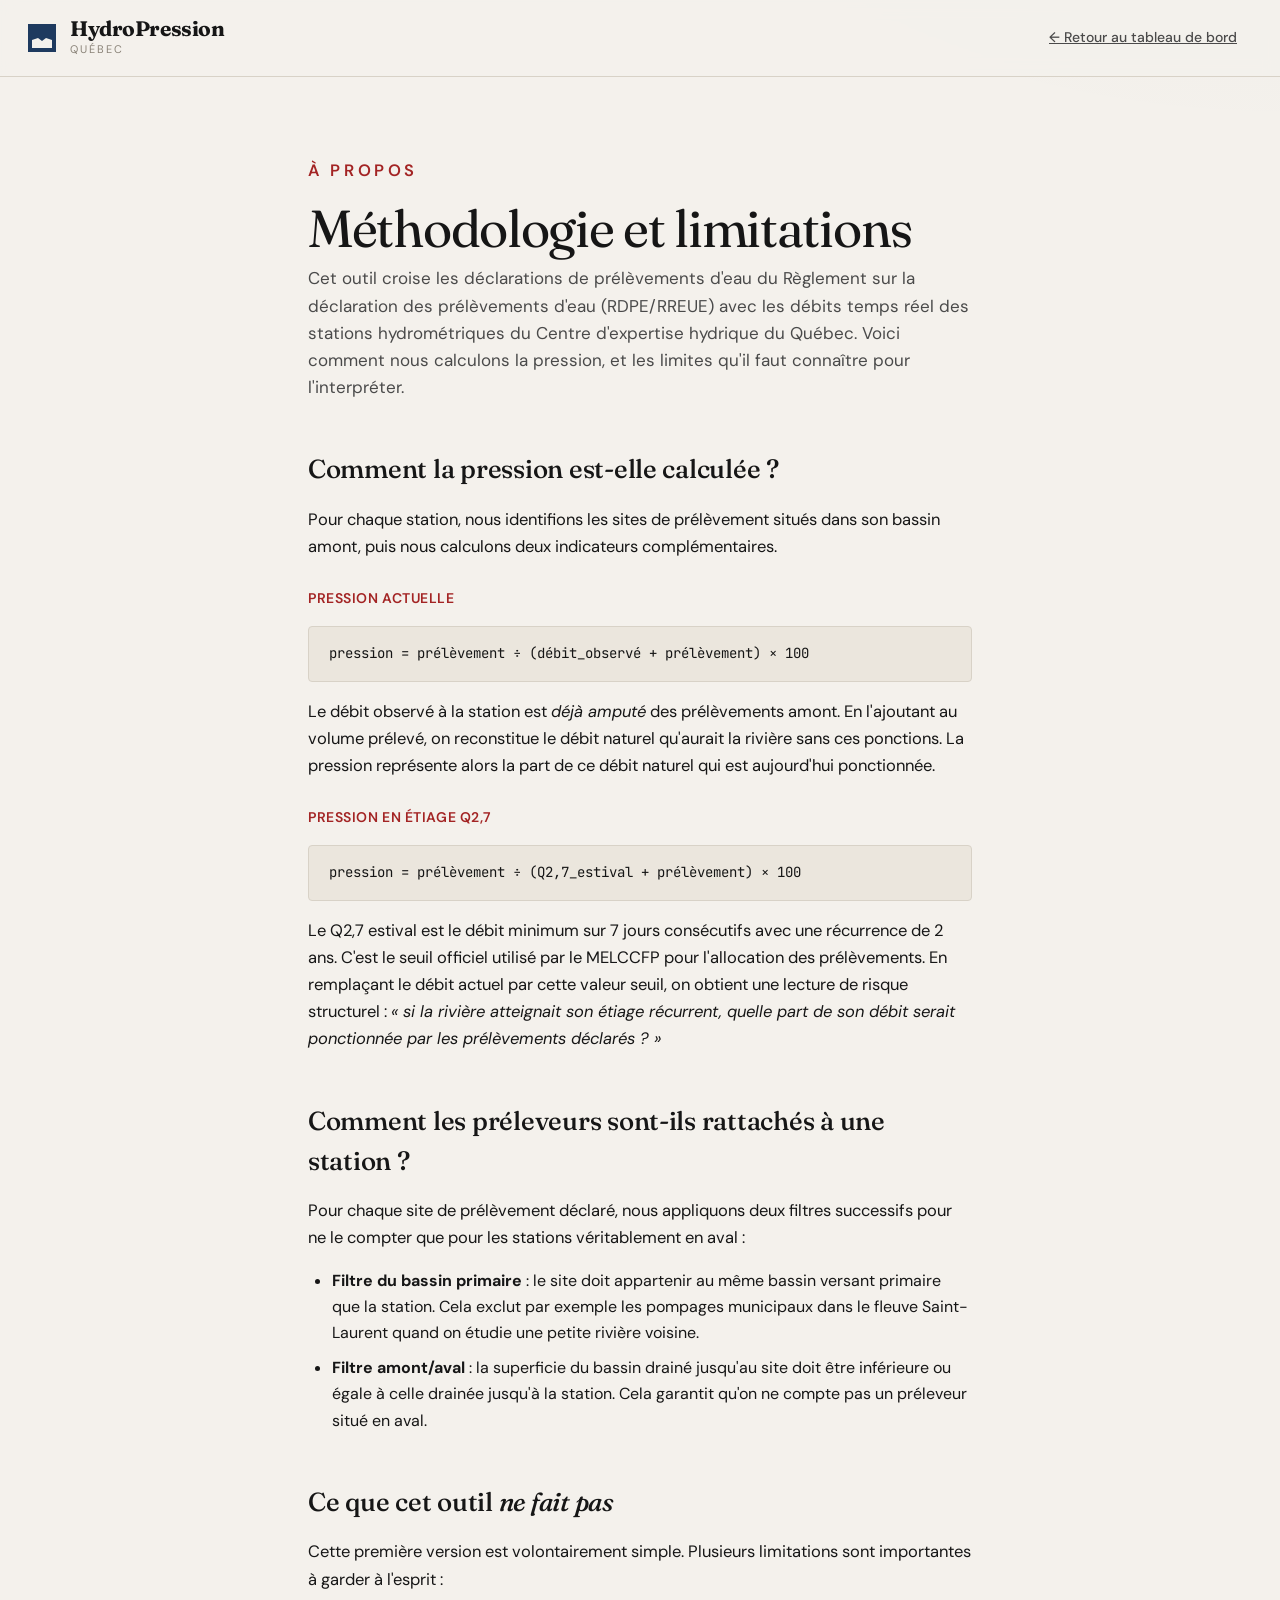
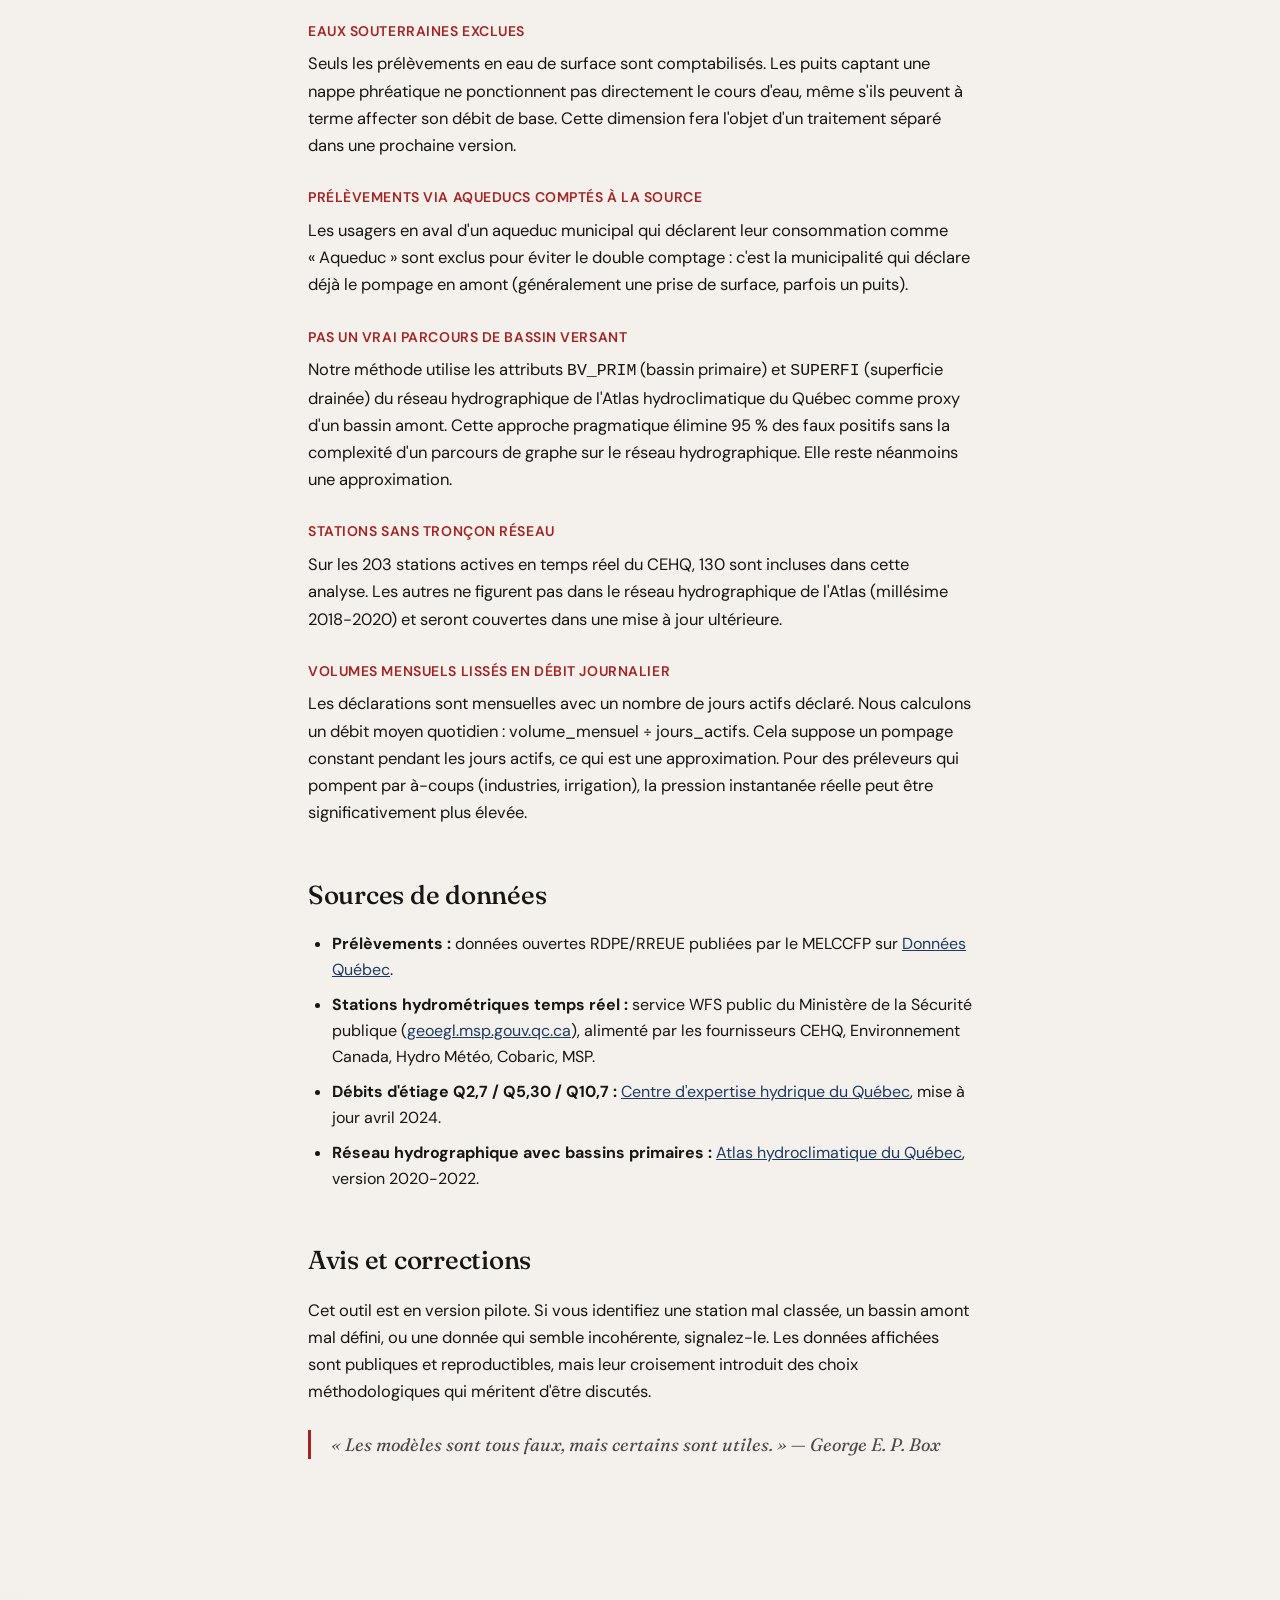
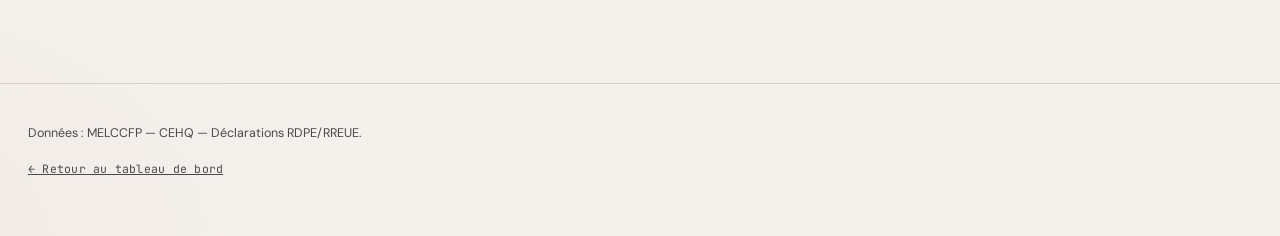
<file: apropos.html>
<!doctype html>
<html lang="fr">
<head>
  <meta charset="utf-8">
  <meta name="viewport" content="width=device-width, initial-scale=1">
  <title>À propos — HydroPression Québec</title>
  <link rel="preconnect" href="https://fonts.googleapis.com">
  <link rel="preconnect" href="https://fonts.gstatic.com" crossorigin>
  <link href="https://fonts.googleapis.com/css2?family=Fraunces:opsz,wght@9..144,300;9..144,400;9..144,500;9..144,700;9..144,900&family=DM+Sans:wght@300;400;500;600;700&family=JetBrains+Mono:wght@400;500&display=swap" rel="stylesheet">
  <link rel="stylesheet" href="styles.css">
  <style>
    .doc {
      max-width: 720px;
      margin: 0 auto;
      padding: 80px 28px 120px;
    }
    .doc h1 {
      font-family: var(--serif);
      font-size: clamp(36px, 5vw, 52px);
      font-weight: 400;
      line-height: 1.1;
      letter-spacing: -0.025em;
      margin-bottom: 8px;
    }
    .doc .lead {
      font-size: 17px;
      color: var(--ink-soft);
      margin-bottom: 48px;
      line-height: 1.6;
    }
    .doc h2 {
      font-family: var(--serif);
      font-size: 26px;
      font-weight: 500;
      letter-spacing: -0.01em;
      margin: 48px 0 16px;
    }
    .doc h3 {
      font-family: var(--sans);
      font-size: 14px;
      font-weight: 600;
      letter-spacing: 0.04em;
      text-transform: uppercase;
      color: var(--accent);
      margin: 28px 0 8px;
    }
    .doc p {
      font-size: 16.5px;
      line-height: 1.65;
      color: var(--ink);
      margin-bottom: 16px;
    }
    .doc ul {
      margin: 8px 0 24px 24px;
    }
    .doc li {
      font-size: 16px;
      line-height: 1.65;
      margin-bottom: 8px;
    }
    .doc .formula-box {
      font-family: var(--mono);
      background: var(--paper-deep);
      border: 1px solid var(--line);
      border-radius: var(--rad);
      padding: 16px 20px;
      font-size: 14px;
      margin: 16px 0;
    }
    .doc .quote {
      border-left: 3px solid var(--accent);
      padding-left: 20px;
      margin: 24px 0;
      font-family: var(--serif);
      font-style: italic;
      font-size: 18px;
      color: var(--ink-soft);
    }
    .doc a { color: var(--navy); }
  </style>
</head>
<body>

<header class="topbar">
  <div class="topbar-inner">
    <a href="index.html" class="brand" style="text-decoration:none;color:inherit;">
      <span class="brand-mark"></span>
      <div>
        <h1 class="brand-name">HydroPression</h1>
        <p class="brand-sub">Québec</p>
      </div>
    </a>
    <nav class="nav">
      <a class="nav-btn" href="index.html">← Retour au tableau de bord</a>
    </nav>
  </div>
</header>

<main class="doc">

  <p class="hero-eyebrow" style="color:var(--accent);font-weight:600;letter-spacing:0.22em;">À propos</p>
  <h1>Méthodologie et limitations</h1>
  <p class="lead">
    Cet outil croise les déclarations de prélèvements d'eau du Règlement sur la
    déclaration des prélèvements d'eau (RDPE/RREUE) avec les débits temps réel des
    stations hydrométriques du Centre d'expertise hydrique du Québec. Voici comment
    nous calculons la pression, et les limites qu'il faut connaître pour l'interpréter.
  </p>

  <h2 id="formule">Comment la pression est-elle calculée&nbsp;?</h2>
  <p>
    Pour chaque station, nous identifions les sites de prélèvement situés dans son
    bassin amont, puis nous calculons deux indicateurs complémentaires.
  </p>

  <h3>Pression actuelle</h3>
  <div class="formula-box">
    pression&nbsp;=&nbsp;prélèvement&nbsp;÷&nbsp;(débit_observé&nbsp;+&nbsp;prélèvement)&nbsp;×&nbsp;100
  </div>
  <p>
    Le débit observé à la station est <em>déjà amputé</em> des prélèvements amont.
    En l'ajoutant au volume prélevé, on reconstitue le débit naturel qu'aurait la
    rivière sans ces ponctions. La pression représente alors la part de ce débit
    naturel qui est aujourd'hui ponctionnée.
  </p>

  <h3>Pression en étiage Q2,7</h3>
  <div class="formula-box">
    pression&nbsp;=&nbsp;prélèvement&nbsp;÷&nbsp;(Q2,7_estival&nbsp;+&nbsp;prélèvement)&nbsp;×&nbsp;100
  </div>
  <p>
    Le Q2,7 estival est le débit minimum sur 7 jours consécutifs avec une récurrence
    de 2 ans. C'est le seuil officiel utilisé par le MELCCFP pour l'allocation des
    prélèvements. En remplaçant le débit actuel par cette valeur seuil, on obtient
    une lecture de risque structurel : <em>« si la rivière atteignait son étiage
    récurrent, quelle part de son débit serait ponctionnée par les prélèvements
    déclarés&nbsp;? »</em>
  </p>

  <h2 id="methode">Comment les préleveurs sont-ils rattachés à une station&nbsp;?</h2>
  <p>
    Pour chaque site de prélèvement déclaré, nous appliquons deux filtres successifs
    pour ne le compter que pour les stations véritablement en aval&nbsp;:
  </p>
  <ul>
    <li>
      <strong>Filtre du bassin primaire</strong>&nbsp;: le site doit appartenir au même
      bassin versant primaire que la station. Cela exclut par exemple les pompages
      municipaux dans le fleuve Saint-Laurent quand on étudie une petite rivière voisine.
    </li>
    <li>
      <strong>Filtre amont/aval</strong>&nbsp;: la superficie du bassin drainé jusqu'au
      site doit être inférieure ou égale à celle drainée jusqu'à la station. Cela
      garantit qu'on ne compte pas un préleveur situé en aval.
    </li>
  </ul>

  <h2 id="limitations">Ce que cet outil <em>ne fait pas</em></h2>
  <p>
    Cette première version est volontairement simple. Plusieurs limitations sont
    importantes à garder à l'esprit&nbsp;:
  </p>

  <h3>Eaux souterraines exclues</h3>
  <p>
    Seuls les prélèvements en eau de surface sont comptabilisés. Les puits captant
    une nappe phréatique ne ponctionnent pas directement le cours d'eau, même s'ils
    peuvent à terme affecter son débit de base. Cette dimension fera l'objet d'un
    traitement séparé dans une prochaine version.
  </p>

  <h3>Prélèvements via aqueducs comptés à la source</h3>
  <p>
    Les usagers en aval d'un aqueduc municipal qui déclarent leur consommation comme
    «&nbsp;Aqueduc&nbsp;» sont exclus pour éviter le double comptage&nbsp;: c'est la
    municipalité qui déclare déjà le pompage en amont (généralement une prise de
    surface, parfois un puits).
  </p>

  <h3>Pas un vrai parcours de bassin versant</h3>
  <p>
    Notre méthode utilise les attributs <code>BV_PRIM</code> (bassin primaire) et
    <code>SUPERFI</code> (superficie drainée) du réseau hydrographique de l'Atlas
    hydroclimatique du Québec comme proxy d'un bassin amont. Cette approche
    pragmatique élimine 95&nbsp;% des faux positifs sans la complexité d'un parcours
    de graphe sur le réseau hydrographique. Elle reste néanmoins une approximation.
  </p>

  <h3>Stations sans tronçon réseau</h3>
  <p>
    Sur les 203 stations actives en temps réel du CEHQ, 130 sont incluses dans cette
    analyse. Les autres ne figurent pas dans le réseau hydrographique de l'Atlas
    (millésime 2018-2020) et seront couvertes dans une mise à jour ultérieure.
  </p>

  <h3>Volumes mensuels lissés en débit journalier</h3>
  <p>
    Les déclarations sont mensuelles avec un nombre de jours actifs déclaré.
    Nous calculons un débit moyen quotidien&nbsp;:
    volume_mensuel&nbsp;÷&nbsp;jours_actifs. Cela suppose un pompage constant pendant
    les jours actifs, ce qui est une approximation. Pour des préleveurs qui pompent
    par à-coups (industries, irrigation), la pression instantanée réelle peut être
    significativement plus élevée.
  </p>

  <h2 id="sources">Sources de données</h2>
  <ul>
    <li>
      <strong>Prélèvements&nbsp;:</strong> données ouvertes RDPE/RREUE publiées par le
      MELCCFP sur <a href="https://www.donneesquebec.ca/" target="_blank" rel="noopener">Données Québec</a>.
    </li>
    <li>
      <strong>Stations hydrométriques temps réel&nbsp;:</strong> service WFS public du
      Ministère de la Sécurité publique
      (<a href="https://geoegl.msp.gouv.qc.ca" target="_blank" rel="noopener">geoegl.msp.gouv.qc.ca</a>),
      alimenté par les fournisseurs CEHQ, Environnement Canada, Hydro Météo, Cobaric, MSP.
    </li>
    <li>
      <strong>Débits d'étiage Q2,7 / Q5,30 / Q10,7&nbsp;:</strong>
      <a href="https://www.cehq.gouv.qc.ca/debit-etiage/" target="_blank" rel="noopener">Centre
      d'expertise hydrique du Québec</a>, mise à jour avril 2024.
    </li>
    <li>
      <strong>Réseau hydrographique avec bassins primaires&nbsp;:</strong>
      <a href="https://www.cehq.gouv.qc.ca/atlas-hydroclimatique/" target="_blank" rel="noopener">Atlas
      hydroclimatique du Québec</a>, version 2020-2022.
    </li>
  </ul>

  <h2 id="contact">Avis et corrections</h2>
  <p>
    Cet outil est en version pilote. Si vous identifiez une station mal classée, un
    bassin amont mal défini, ou une donnée qui semble incohérente, signalez-le. Les
    données affichées sont publiques et reproductibles, mais leur croisement
    introduit des choix méthodologiques qui méritent d'être discutés.
  </p>

  <p class="quote">
    «&nbsp;Les modèles sont tous faux, mais certains sont utiles.&nbsp;» —&nbsp;George E. P. Box
  </p>

</main>

<footer class="foot">
  <div class="foot-inner">
    <p class="foot-line">
      Données : MELCCFP — CEHQ — Déclarations RDPE/RREUE.
    </p>
    <p class="foot-meta">
      <a href="index.html">← Retour au tableau de bord</a>
    </p>
  </div>
</footer>

</body>
</html>
</file>
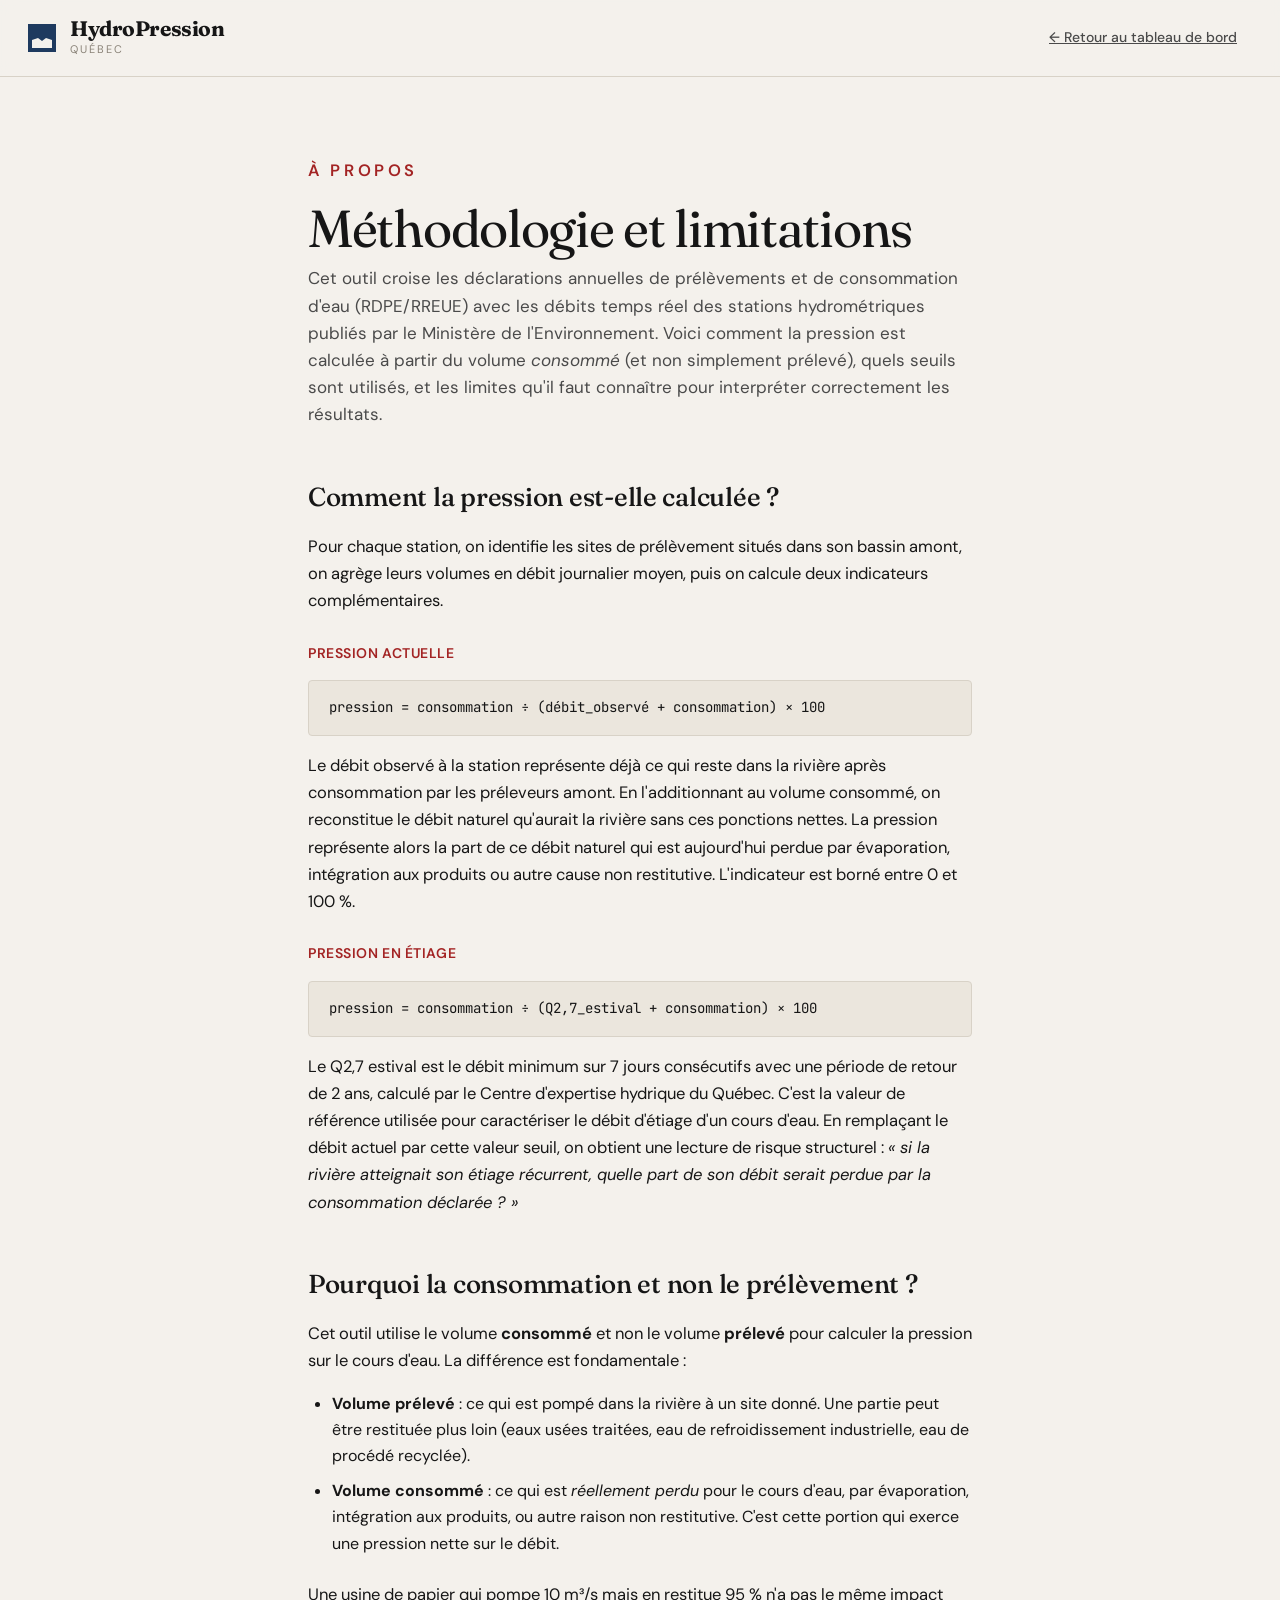
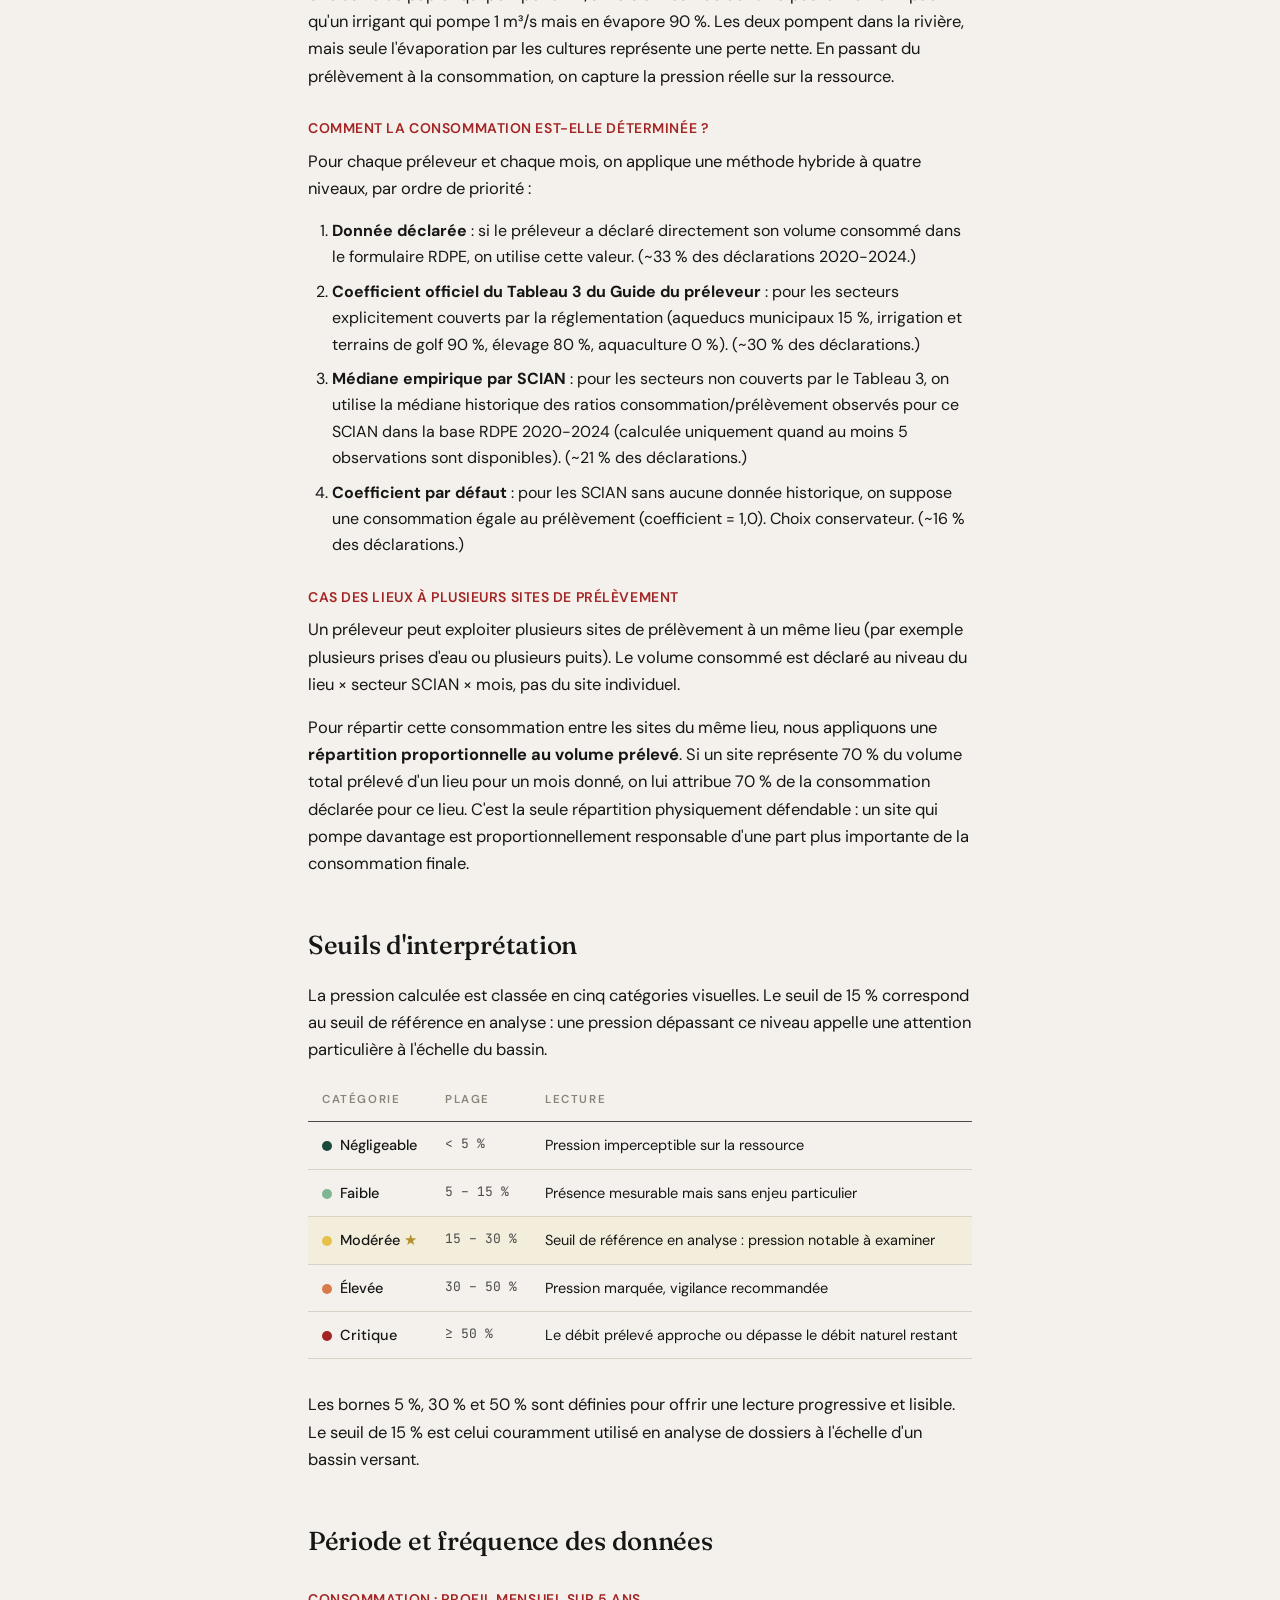
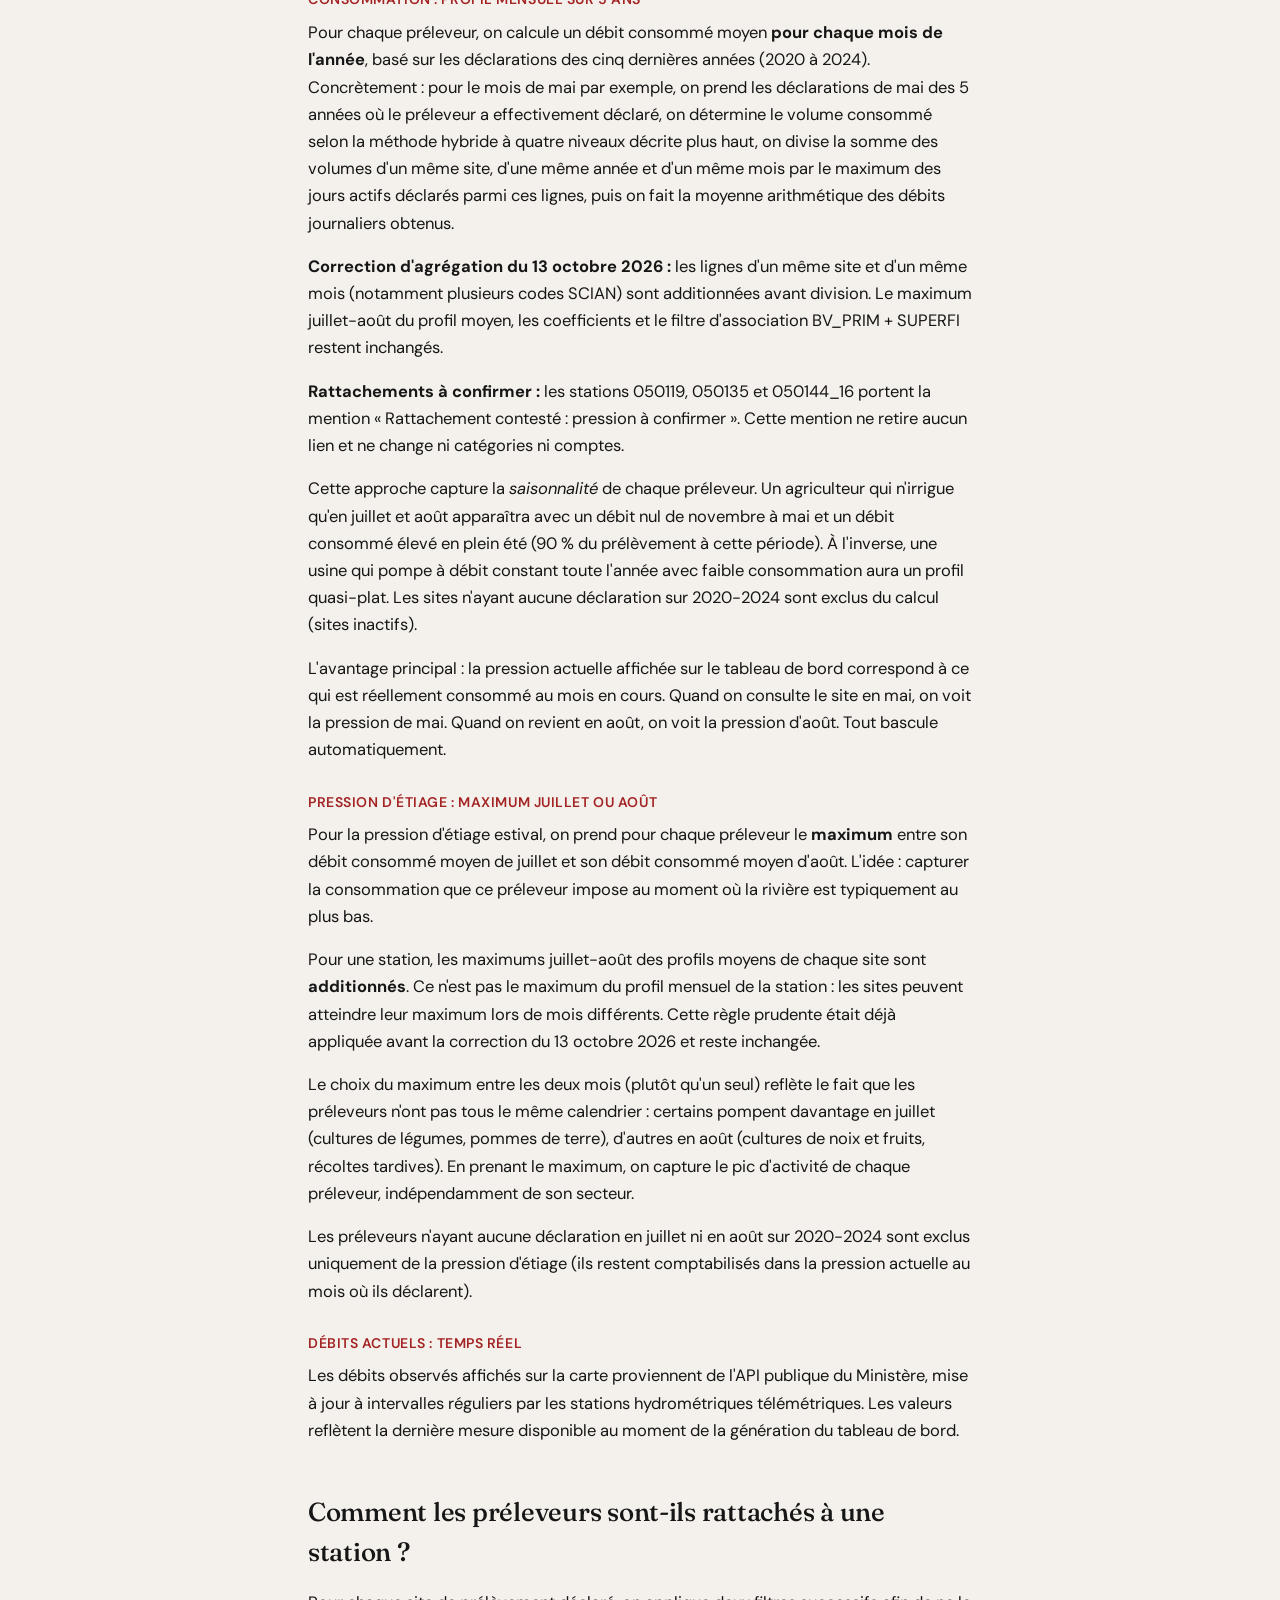
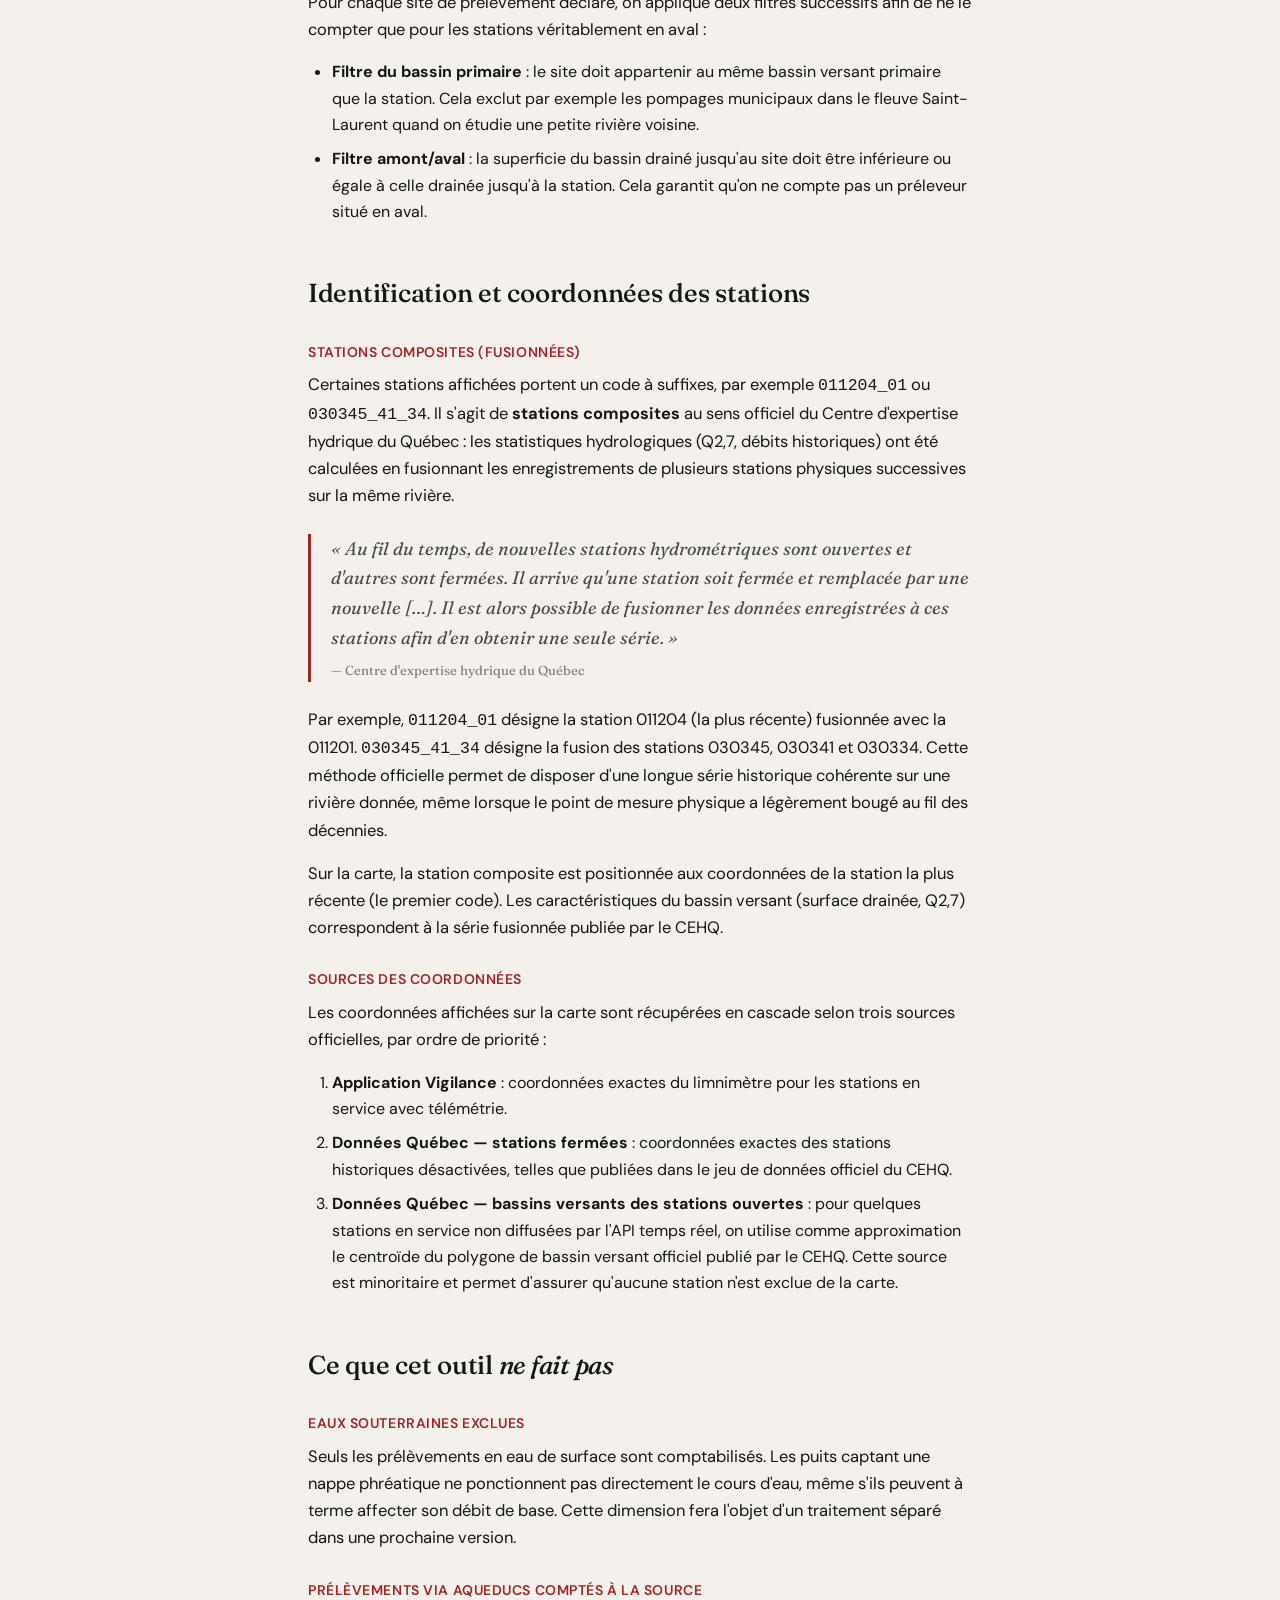
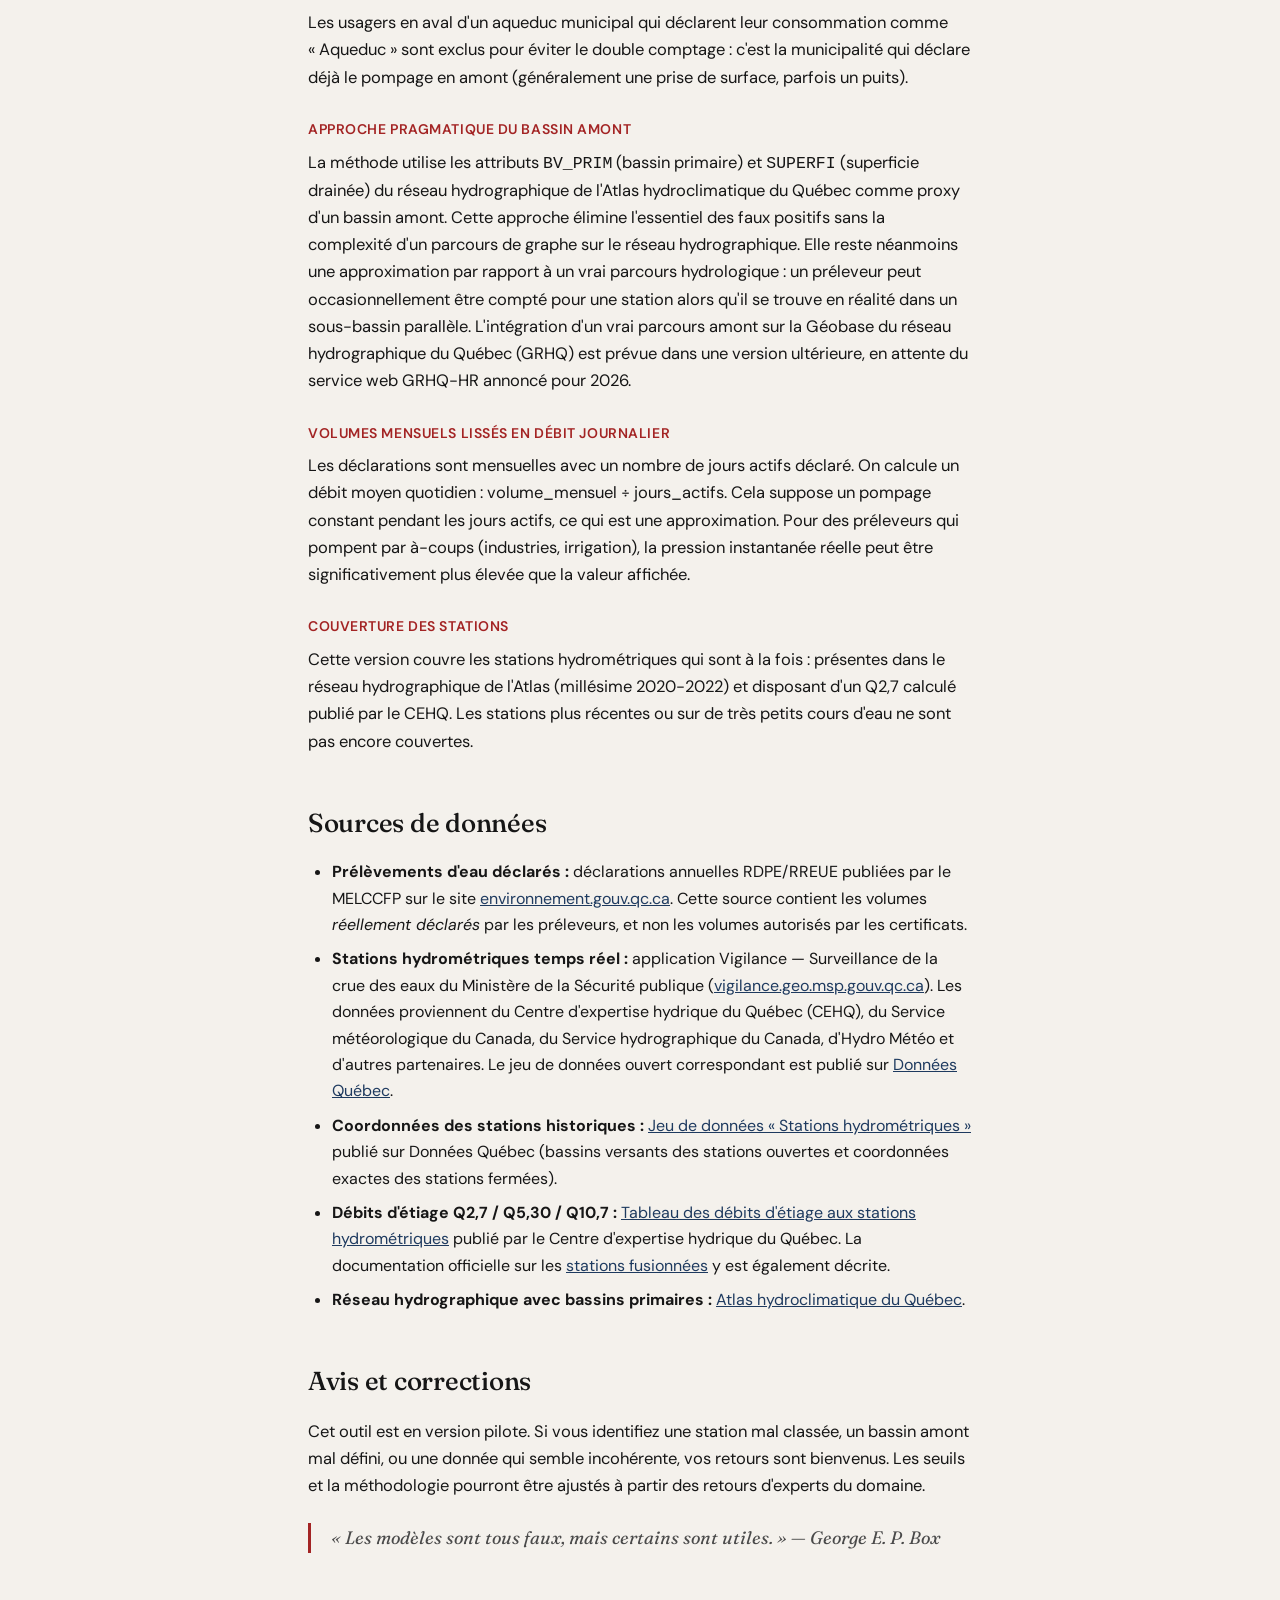
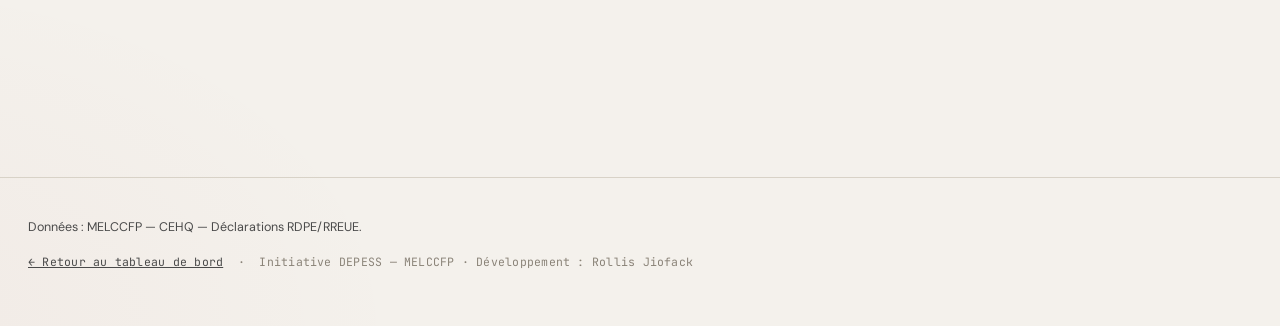
<file: web/apropos.html>
<!doctype html>
<html lang="fr">
<head>
  <meta charset="utf-8">
  <meta name="viewport" content="width=device-width, initial-scale=1">
  <title>À propos — HydroPression Québec</title>
  <link rel="icon" type="image/svg+xml" href="favicon.svg">
  <link rel="preconnect" href="https://fonts.googleapis.com">
  <link rel="preconnect" href="https://fonts.gstatic.com" crossorigin>
  <link href="https://fonts.googleapis.com/css2?family=Fraunces:opsz,wght@9..144,300;9..144,400;9..144,500;9..144,700;9..144,900&family=DM+Sans:wght@300;400;500;600;700&family=JetBrains+Mono:wght@400;500&display=swap" rel="stylesheet">
  <link rel="stylesheet" href="styles.css">
  <style>
    .doc {
      max-width: 720px;
      margin: 0 auto;
      padding: 80px 28px 120px;
    }
    .doc h1 {
      font-family: var(--serif);
      font-size: clamp(36px, 5vw, 52px);
      font-weight: 400;
      line-height: 1.1;
      letter-spacing: -0.025em;
      margin-bottom: 8px;
    }
    .doc .lead {
      font-size: 17px;
      color: var(--ink-soft);
      margin-bottom: 48px;
      line-height: 1.6;
    }
    .doc h2 {
      font-family: var(--serif);
      font-size: 26px;
      font-weight: 500;
      letter-spacing: -0.01em;
      margin: 48px 0 16px;
    }
    .doc h3 {
      font-family: var(--sans);
      font-size: 14px;
      font-weight: 600;
      letter-spacing: 0.04em;
      text-transform: uppercase;
      color: var(--accent);
      margin: 28px 0 8px;
    }
    .doc p {
      font-size: 16.5px;
      line-height: 1.65;
      color: var(--ink);
      margin-bottom: 16px;
    }
    .doc ul {
      margin: 8px 0 24px 24px;
    }
    .doc li {
      font-size: 16px;
      line-height: 1.65;
      margin-bottom: 8px;
    }
    .doc .formula-box {
      font-family: var(--mono);
      background: var(--paper-deep);
      border: 1px solid var(--line);
      border-radius: var(--rad);
      padding: 16px 20px;
      font-size: 14px;
      margin: 16px 0;
    }
    .doc .quote {
      border-left: 3px solid var(--accent);
      padding-left: 20px;
      margin: 24px 0;
      font-family: var(--serif);
      font-style: italic;
      font-size: 18px;
      color: var(--ink-soft);
    }
    .doc a { color: var(--navy); }

    .seuils-table {
      width: 100%;
      border-collapse: collapse;
      margin: 16px 0 32px;
      font-size: 14.5px;
    }
    .seuils-table th, .seuils-table td {
      padding: 12px 14px;
      text-align: left;
      border-bottom: 1px solid var(--line);
      vertical-align: top;
    }
    .seuils-table th {
      font-size: 11.5px;
      letter-spacing: 0.14em;
      text-transform: uppercase;
      color: var(--ink-faint);
      font-weight: 600;
      border-bottom: 1.5px solid var(--ink-soft);
    }
    .seuils-table td.cat {
      font-weight: 500;
      white-space: nowrap;
    }
    .seuils-table td.range {
      font-family: var(--mono);
      font-size: 13px;
      white-space: nowrap;
      color: var(--ink-soft);
    }
    .seuils-table .dot {
      display: inline-block;
      width: 10px;
      height: 10px;
      border-radius: 50%;
      margin-right: 8px;
      vertical-align: middle;
    }
    .seuils-table tr.highlight td {
      background: rgba(230, 193, 74, 0.10);
    }
    .seuils-table tr.highlight td.cat::after {
      content: " ★";
      color: var(--warn-deep);
    }
  </style>
</head>
<body>

<header class="topbar">
  <div class="topbar-inner">
    <a href="index.html" class="brand" style="text-decoration:none;color:inherit;">
      <span class="brand-mark"></span>
      <div>
        <h1 class="brand-name">HydroPression</h1>
        <p class="brand-sub">Québec</p>
      </div>
    </a>
    <nav class="nav">
      <a class="nav-btn" href="index.html">← Retour au tableau de bord</a>
    </nav>
  </div>
</header>

<main class="doc">

  <p class="hero-eyebrow" style="color:var(--accent);font-weight:600;letter-spacing:0.22em;">À propos</p>
  <h1>Méthodologie et limitations</h1>
  <p class="lead">
    Cet outil croise les déclarations annuelles de prélèvements et de consommation d'eau
    (RDPE/RREUE) avec les débits temps réel des stations hydrométriques publiés par le
    Ministère de l'Environnement. Voici comment la pression est calculée à partir du
    volume <em>consommé</em> (et non simplement prélevé), quels seuils sont utilisés,
    et les limites qu'il faut connaître pour interpréter correctement les résultats.
  </p>

  <h2 id="formule">Comment la pression est-elle calculée&nbsp;?</h2>
  <p>
    Pour chaque station, on identifie les sites de prélèvement situés dans son bassin amont,
    on agrège leurs volumes en débit journalier moyen, puis on calcule deux indicateurs
    complémentaires.
  </p>

  <h3>Pression actuelle</h3>
  <div class="formula-box">
    pression&nbsp;=&nbsp;consommation&nbsp;÷&nbsp;(débit_observé&nbsp;+&nbsp;consommation)&nbsp;×&nbsp;100
  </div>
  <p>
    Le débit observé à la station représente déjà ce qui reste dans la rivière après
    consommation par les préleveurs amont. En l'additionnant au volume consommé,
    on reconstitue le débit naturel qu'aurait la rivière sans ces ponctions nettes.
    La pression représente alors la part de ce débit naturel qui est aujourd'hui
    perdue par évaporation, intégration aux produits ou autre cause non restitutive.
    L'indicateur est borné entre 0 et 100 %.
  </p>

  <h3>Pression en étiage</h3>
  <div class="formula-box">
    pression&nbsp;=&nbsp;consommation&nbsp;÷&nbsp;(Q2,7_estival&nbsp;+&nbsp;consommation)&nbsp;×&nbsp;100
  </div>
  <p>
    Le Q2,7 estival est le débit minimum sur 7 jours consécutifs avec une période de retour
    de 2 ans, calculé par le Centre d'expertise hydrique du Québec. C'est la valeur de
    référence utilisée pour caractériser le débit d'étiage d'un cours d'eau. En remplaçant le
    débit actuel par cette valeur seuil, on obtient une lecture de risque structurel&nbsp;:
    <em>« si la rivière atteignait son étiage récurrent, quelle part de son débit serait
    perdue par la consommation déclarée&nbsp;? »</em>
  </p>

  <h2 id="consommation">Pourquoi la consommation et non le prélèvement&nbsp;?</h2>
  <p>
    Cet outil utilise le volume <strong>consommé</strong> et non le volume <strong>prélevé</strong>
    pour calculer la pression sur le cours d'eau. La différence est fondamentale&nbsp;:
  </p>
  <ul>
    <li>
      <strong>Volume prélevé</strong>&nbsp;: ce qui est pompé dans la rivière à un site
      donné. Une partie peut être restituée plus loin (eaux usées traitées, eau de
      refroidissement industrielle, eau de procédé recyclée).
    </li>
    <li>
      <strong>Volume consommé</strong>&nbsp;: ce qui est <em>réellement perdu</em> pour
      le cours d'eau, par évaporation, intégration aux produits, ou autre raison
      non restitutive. C'est cette portion qui exerce une pression nette sur le débit.
    </li>
  </ul>
  <p>
    Une usine de papier qui pompe 10&nbsp;m³/s mais en restitue 95&nbsp;% n'a pas le même
    impact qu'un irrigant qui pompe 1&nbsp;m³/s mais en évapore 90&nbsp;%. Les deux
    pompent dans la rivière, mais seule l'évaporation par les cultures représente une
    perte nette. En passant du prélèvement à la consommation, on capture la pression
    réelle sur la ressource.
  </p>

  <h3>Comment la consommation est-elle déterminée&nbsp;?</h3>
  <p>
    Pour chaque préleveur et chaque mois, on applique une méthode hybride à quatre
    niveaux, par ordre de priorité&nbsp;:
  </p>
  <ol style="margin: 8px 0 24px 24px;">
    <li style="margin-bottom: 8px;">
      <strong>Donnée déclarée</strong>&nbsp;: si le préleveur a déclaré directement son
      volume consommé dans le formulaire RDPE, on utilise cette valeur. (~33&nbsp;%
      des déclarations 2020-2024.)
    </li>
    <li style="margin-bottom: 8px;">
      <strong>Coefficient officiel du Tableau 3 du Guide du préleveur</strong>&nbsp;:
      pour les secteurs explicitement couverts par la réglementation
      (aqueducs municipaux 15&nbsp;%, irrigation et terrains de golf 90&nbsp;%, élevage
      80&nbsp;%, aquaculture 0&nbsp;%). (~30&nbsp;% des déclarations.)
    </li>
    <li style="margin-bottom: 8px;">
      <strong>Médiane empirique par SCIAN</strong>&nbsp;: pour les secteurs non couverts
      par le Tableau 3, on utilise la médiane historique des ratios consommation/prélèvement
      observés pour ce SCIAN dans la base RDPE 2020-2024 (calculée uniquement quand
      au moins 5 observations sont disponibles). (~21&nbsp;% des déclarations.)
    </li>
    <li>
      <strong>Coefficient par défaut</strong>&nbsp;: pour les SCIAN sans aucune
      donnée historique, on suppose une consommation égale au prélèvement
      (coefficient&nbsp;=&nbsp;1,0). Choix conservateur. (~16&nbsp;% des déclarations.)
    </li>
  </ol>

  <h3>Cas des lieux à plusieurs sites de prélèvement</h3>
  <p>
    Un préleveur peut exploiter plusieurs sites de prélèvement à un même lieu (par
    exemple plusieurs prises d'eau ou plusieurs puits). Le volume consommé est
    déclaré au niveau du lieu × secteur SCIAN × mois, pas du site individuel.
  </p>
  <p>
    Pour répartir cette consommation entre les sites du même lieu, nous appliquons
    une <strong>répartition proportionnelle au volume prélevé</strong>. Si un site
    représente 70&nbsp;% du volume total prélevé d'un lieu pour un mois donné, on lui
    attribue 70&nbsp;% de la consommation déclarée pour ce lieu. C'est la seule
    répartition physiquement défendable&nbsp;: un site qui pompe davantage est
    proportionnellement responsable d'une part plus importante de la consommation
    finale.
  </p>

  <h2 id="seuils">Seuils d'interprétation</h2>
  <p>
    La pression calculée est classée en cinq catégories visuelles. Le seuil de 15 %
    correspond au seuil de référence en analyse&nbsp;: une pression dépassant ce niveau
    appelle une attention particulière à l'échelle du bassin.
  </p>

  <table class="seuils-table">
    <thead>
      <tr>
        <th>Catégorie</th>
        <th>Plage</th>
        <th>Lecture</th>
      </tr>
    </thead>
    <tbody>
      <tr>
        <td class="cat"><span class="dot" style="background:#1a4a3a;"></span>Négligeable</td>
        <td class="range">&lt; 5 %</td>
        <td>Pression imperceptible sur la ressource</td>
      </tr>
      <tr>
        <td class="cat"><span class="dot" style="background:#7eb693;"></span>Faible</td>
        <td class="range">5 – 15 %</td>
        <td>Présence mesurable mais sans enjeu particulier</td>
      </tr>
      <tr class="highlight">
        <td class="cat"><span class="dot" style="background:#e6c14a;"></span>Modérée</td>
        <td class="range">15 – 30 %</td>
        <td>Seuil de référence en analyse&nbsp;: pression notable à examiner</td>
      </tr>
      <tr>
        <td class="cat"><span class="dot" style="background:#d97a4a;"></span>Élevée</td>
        <td class="range">30 – 50 %</td>
        <td>Pression marquée, vigilance recommandée</td>
      </tr>
      <tr>
        <td class="cat"><span class="dot" style="background:#a32424;"></span>Critique</td>
        <td class="range">≥ 50 %</td>
        <td>Le débit prélevé approche ou dépasse le débit naturel restant</td>
      </tr>
    </tbody>
  </table>

  <p>
    Les bornes 5 %, 30 % et 50 % sont définies pour offrir une lecture progressive et lisible.
    Le seuil de 15 % est celui couramment utilisé en analyse de dossiers à l'échelle d'un bassin
    versant.
  </p>

  <h2 id="periode">Période et fréquence des données</h2>

  <h3>Consommation&nbsp;: profil mensuel sur 5 ans</h3>
  <p>
    Pour chaque préleveur, on calcule un débit consommé moyen <strong>pour chaque mois
    de l'année</strong>, basé sur les déclarations des cinq dernières années (2020 à 2024).
    Concrètement&nbsp;: pour le mois de mai par exemple, on prend les déclarations de
    mai des 5 années où le préleveur a effectivement déclaré, on détermine le volume
    consommé selon la méthode hybride à quatre niveaux décrite plus haut, on divise
    la somme des volumes d'un même site, d'une même année et d'un même mois par le
    maximum des jours actifs déclarés parmi ces lignes, puis on
    fait la moyenne arithmétique des débits journaliers obtenus.
  </p>
  <p>
    <strong>Correction d'agrégation du 13 octobre 2026 :</strong> les lignes d'un
    même site et d'un même mois (notamment plusieurs codes SCIAN) sont additionnées
    avant division. Le maximum juillet-août du profil moyen, les coefficients et
    le filtre d'association BV_PRIM + SUPERFI restent inchangés.
  </p>
  <p>
    <strong>Rattachements à confirmer :</strong> les stations 050119, 050135 et
    050144_16 portent la mention « Rattachement contesté : pression à confirmer ».
    Cette mention ne retire aucun lien et ne change ni catégories ni comptes.
  </p>
  <p>
    Cette approche capture la <em>saisonnalité</em> de chaque préleveur. Un agriculteur
    qui n'irrigue qu'en juillet et août apparaîtra avec un débit nul de novembre à mai
    et un débit consommé élevé en plein été (90&nbsp;% du prélèvement à cette période).
    À l'inverse, une usine qui pompe à débit constant toute l'année avec faible
    consommation aura un profil quasi-plat. Les sites n'ayant aucune déclaration sur
    2020-2024 sont exclus du calcul (sites inactifs).
  </p>
  <p>
    L'avantage principal&nbsp;: la pression actuelle affichée sur le tableau de bord
    correspond à ce qui est réellement consommé au mois en cours. Quand on consulte le
    site en mai, on voit la pression de mai. Quand on revient en août, on voit la
    pression d'août. Tout bascule automatiquement.
  </p>

  <h3>Pression d'étiage&nbsp;: maximum juillet ou août</h3>
  <p>
    Pour la pression d'étiage estival, on prend pour chaque préleveur le
    <strong>maximum</strong> entre son débit consommé moyen de juillet et son débit
    consommé moyen d'août. L'idée&nbsp;: capturer la consommation que ce préleveur
    impose au moment où la rivière est typiquement au plus bas.
  </p>
  <p>
    Pour une station, les maximums juillet-août des profils moyens de chaque site
    sont <strong>additionnés</strong>. Ce n'est pas le maximum du profil mensuel de
    la station : les sites peuvent atteindre leur maximum lors de mois différents.
    Cette règle prudente était déjà appliquée avant la correction du 13 octobre 2026
    et reste inchangée.
  </p>
  <p>
    Le choix du maximum entre les deux mois (plutôt qu'un seul) reflète le fait que les
    préleveurs n'ont pas tous le même calendrier&nbsp;: certains pompent davantage en
    juillet (cultures de légumes, pommes de terre), d'autres en août (cultures de noix
    et fruits, récoltes tardives). En prenant le maximum, on capture le pic d'activité
    de chaque préleveur, indépendamment de son secteur.
  </p>
  <p>
    Les préleveurs n'ayant aucune déclaration en juillet ni en août sur 2020-2024 sont
    exclus uniquement de la pression d'étiage (ils restent comptabilisés dans la
    pression actuelle au mois où ils déclarent).
  </p>

  <h3>Débits actuels&nbsp;: temps réel</h3>
  <p>
    Les débits observés affichés sur la carte proviennent de l'API publique du
    Ministère, mise à jour à intervalles réguliers par les stations hydrométriques
    télémétriques. Les valeurs reflètent la dernière mesure disponible au moment de
    la génération du tableau de bord.
  </p>

  <h2 id="methode">Comment les préleveurs sont-ils rattachés à une station&nbsp;?</h2>
  <p>
    Pour chaque site de prélèvement déclaré, on applique deux filtres successifs afin
    de ne le compter que pour les stations véritablement en aval&nbsp;:
  </p>
  <ul>
    <li>
      <strong>Filtre du bassin primaire</strong>&nbsp;: le site doit appartenir au même
      bassin versant primaire que la station. Cela exclut par exemple les pompages
      municipaux dans le fleuve Saint-Laurent quand on étudie une petite rivière voisine.
    </li>
    <li>
      <strong>Filtre amont/aval</strong>&nbsp;: la superficie du bassin drainé jusqu'au
      site doit être inférieure ou égale à celle drainée jusqu'à la station. Cela garantit
      qu'on ne compte pas un préleveur situé en aval.
    </li>
  </ul>

  <h2 id="stations">Identification et coordonnées des stations</h2>

  <h3>Stations composites (fusionnées)</h3>
  <p>
    Certaines stations affichées portent un code à suffixes, par exemple
    <code>011204_01</code> ou <code>030345_41_34</code>. Il s'agit de
    <strong>stations composites</strong> au sens officiel du Centre d'expertise hydrique
    du Québec&nbsp;: les statistiques hydrologiques (Q2,7, débits historiques) ont été
    calculées en fusionnant les enregistrements de plusieurs stations physiques
    successives sur la même rivière.
  </p>
  <p class="quote">
    «&nbsp;Au fil du temps, de nouvelles stations hydrométriques sont ouvertes et
    d'autres sont fermées. Il arrive qu'une station soit fermée et remplacée par une
    nouvelle&nbsp;[…]. Il est alors possible de fusionner les données enregistrées à
    ces stations afin d'en obtenir une seule série.&nbsp;»
    <span style="display:block; font-style: normal; font-size:13px; margin-top: 8px; opacity:0.7;">
      — Centre d'expertise hydrique du Québec
    </span>
  </p>
  <p>
    Par exemple, <code>011204_01</code> désigne la station 011204 (la plus récente)
    fusionnée avec la 011201. <code>030345_41_34</code> désigne la fusion des stations
    030345, 030341 et 030334. Cette méthode officielle permet de disposer d'une longue
    série historique cohérente sur une rivière donnée, même lorsque le point de mesure
    physique a légèrement bougé au fil des décennies.
  </p>
  <p>
    Sur la carte, la station composite est positionnée aux coordonnées de la station
    la plus récente (le premier code). Les caractéristiques du bassin versant (surface
    drainée, Q2,7) correspondent à la série fusionnée publiée par le CEHQ.
  </p>

  <h3>Sources des coordonnées</h3>
  <p>
    Les coordonnées affichées sur la carte sont récupérées en cascade selon trois
    sources officielles, par ordre de priorité&nbsp;:
  </p>
  <ol style="margin: 8px 0 24px 24px;">
    <li style="margin-bottom: 8px;">
      <strong>Application Vigilance</strong>&nbsp;: coordonnées exactes du limnimètre
      pour les stations en service avec télémétrie.
    </li>
    <li style="margin-bottom: 8px;">
      <strong>Données Québec — stations fermées</strong>&nbsp;: coordonnées exactes
      des stations historiques désactivées, telles que publiées dans le jeu de
      données officiel du CEHQ.
    </li>
    <li>
      <strong>Données Québec — bassins versants des stations ouvertes</strong>&nbsp;:
      pour quelques stations en service non diffusées par l'API temps réel, on
      utilise comme approximation le centroïde du polygone de bassin versant
      officiel publié par le CEHQ. Cette source est minoritaire et permet
      d'assurer qu'aucune station n'est exclue de la carte.
    </li>
  </ol>

  <h2 id="limitations">Ce que cet outil <em>ne fait pas</em></h2>

  <h3>Eaux souterraines exclues</h3>
  <p>
    Seuls les prélèvements en eau de surface sont comptabilisés. Les puits captant
    une nappe phréatique ne ponctionnent pas directement le cours d'eau, même s'ils
    peuvent à terme affecter son débit de base. Cette dimension fera l'objet d'un
    traitement séparé dans une prochaine version.
  </p>

  <h3>Prélèvements via aqueducs comptés à la source</h3>
  <p>
    Les usagers en aval d'un aqueduc municipal qui déclarent leur consommation comme
    «&nbsp;Aqueduc&nbsp;» sont exclus pour éviter le double comptage&nbsp;: c'est la
    municipalité qui déclare déjà le pompage en amont (généralement une prise de
    surface, parfois un puits).
  </p>

  <h3>Approche pragmatique du bassin amont</h3>
  <p>
    La méthode utilise les attributs <code>BV_PRIM</code> (bassin primaire) et
    <code>SUPERFI</code> (superficie drainée) du réseau hydrographique de l'Atlas
    hydroclimatique du Québec comme proxy d'un bassin amont. Cette approche élimine
    l'essentiel des faux positifs sans la complexité d'un parcours de graphe sur le
    réseau hydrographique. Elle reste néanmoins une approximation par rapport à un
    vrai parcours hydrologique&nbsp;: un préleveur peut occasionnellement être compté
    pour une station alors qu'il se trouve en réalité dans un sous-bassin parallèle.
    L'intégration d'un vrai parcours amont sur la Géobase du réseau hydrographique
    du Québec (GRHQ) est prévue dans une version ultérieure, en attente du service
    web GRHQ-HR annoncé pour 2026.
  </p>

  <h3>Volumes mensuels lissés en débit journalier</h3>
  <p>
    Les déclarations sont mensuelles avec un nombre de jours actifs déclaré.
    On calcule un débit moyen quotidien&nbsp;: volume_mensuel&nbsp;÷&nbsp;jours_actifs.
    Cela suppose un pompage constant pendant les jours actifs, ce qui est une
    approximation. Pour des préleveurs qui pompent par à-coups (industries, irrigation),
    la pression instantanée réelle peut être significativement plus élevée que la
    valeur affichée.
  </p>

  <h3>Couverture des stations</h3>
  <p>
    Cette version couvre les stations hydrométriques qui sont à la fois&nbsp;:
    présentes dans le réseau hydrographique de l'Atlas (millésime 2020-2022) et
    disposant d'un Q2,7 calculé publié par le CEHQ. Les stations plus récentes ou
    sur de très petits cours d'eau ne sont pas encore couvertes.
  </p>

  <h2 id="sources">Sources de données</h2>
  <ul>
    <li>
      <strong>Prélèvements d'eau déclarés&nbsp;:</strong> déclarations annuelles
      RDPE/RREUE publiées par le MELCCFP sur le site
      <a href="https://www.environnement.gouv.qc.ca/eau/prelevements/declaration.htm" target="_blank" rel="noopener">environnement.gouv.qc.ca</a>.
      Cette source contient les volumes <em>réellement déclarés</em> par les préleveurs,
      et non les volumes autorisés par les certificats.
    </li>
    <li>
      <strong>Stations hydrométriques temps réel&nbsp;:</strong> application Vigilance —
      Surveillance de la crue des eaux du Ministère de la Sécurité publique
      (<a href="https://vigilance.geo.msp.gouv.qc.ca/" target="_blank" rel="noopener">vigilance.geo.msp.gouv.qc.ca</a>).
      Les données proviennent du Centre d'expertise hydrique du Québec (CEHQ), du
      Service météorologique du Canada, du Service hydrographique du Canada,
      d'Hydro Météo et d'autres partenaires. Le jeu de données ouvert correspondant
      est publié sur
      <a href="https://www.donneesquebec.ca/recherche/dataset/station-et-bassin-debit-niveau-grand-public" target="_blank" rel="noopener">Données Québec</a>.
    </li>
    <li>
      <strong>Coordonnées des stations historiques&nbsp;:</strong>
      <a href="https://www.donneesquebec.ca/recherche/dataset/stations-hydrometriques" target="_blank" rel="noopener">Jeu
      de données «&nbsp;Stations hydrométriques&nbsp;»</a> publié sur Données Québec
      (bassins versants des stations ouvertes et coordonnées exactes des stations
      fermées).
    </li>
    <li>
      <strong>Débits d'étiage Q2,7 / Q5,30 / Q10,7&nbsp;:</strong>
      <a href="https://www.cehq.gouv.qc.ca/debit-etiage/tableau-debits-etiage-stations-hydrometriques.pdf" target="_blank" rel="noopener">Tableau
      des débits d'étiage aux stations hydrométriques</a> publié par le Centre
      d'expertise hydrique du Québec. La documentation officielle sur les
      <a href="https://www.cehq.gouv.qc.ca/debits-crues/stations-hydrometriques.htm" target="_blank" rel="noopener">stations
      fusionnées</a> y est également décrite.
    </li>
    <li>
      <strong>Réseau hydrographique avec bassins primaires&nbsp;:</strong>
      <a href="https://www.cehq.gouv.qc.ca/atlas-hydroclimatique/" target="_blank" rel="noopener">Atlas
      hydroclimatique du Québec</a>.
    </li>
  </ul>

  <h2 id="contact">Avis et corrections</h2>
  <p>
    Cet outil est en version pilote. Si vous identifiez une station mal classée, un
    bassin amont mal défini, ou une donnée qui semble incohérente, vos retours sont
    bienvenus. Les seuils et la méthodologie pourront être ajustés à partir des
    retours d'experts du domaine.
  </p>

  <p class="quote">
    «&nbsp;Les modèles sont tous faux, mais certains sont utiles.&nbsp;» —&nbsp;George E. P. Box
  </p>

</main>

<footer class="foot">
  <div class="foot-inner">
    <p class="foot-line">
      Données&nbsp;: MELCCFP — CEHQ — Déclarations RDPE/RREUE.
    </p>
    <p class="foot-meta">
      <a href="index.html">← Retour au tableau de bord</a>
      &nbsp;·&nbsp;
      Initiative DEPESS — MELCCFP · Développement&nbsp;: Rollis&nbsp;Jiofack
    </p>
  </div>
</footer>

</body>
</html>
</file>
<file: styles.css>
/* ===========================================================
   HydroPression Québec — feuille de styles
   Direction : éditorial sobre, scientifique, fond papier crème
   =========================================================== */

:root {
  --paper: #f4f1ec;
  --paper-deep: #ebe6dd;
  --ink: #161616;
  --ink-soft: #4a4a4a;
  --ink-faint: #8a8378;
  --line: #d8d2c7;
  --line-soft: #e7e2d8;

  --accent: #a32424;        /* rouge profond — états critiques */
  --accent-soft: #c14545;
  --navy: #1e3a5f;          /* bleu nuit — éléments structurants */
  --navy-soft: #2e5288;

  --green-deep: #1a4a3a;
  --green-mid: #7eb693;
  --warn: #e6c14a;
  --warn-deep: #b3902a;
  --orange: #d97a4a;

  --serif: "Fraunces", "Georgia", serif;
  --sans: "DM Sans", -apple-system, sans-serif;
  --mono: "JetBrains Mono", ui-monospace, monospace;

  --max: 1280px;
  --rad: 4px;
  --rad-lg: 12px;
}

* { box-sizing: border-box; margin: 0; padding: 0; }

html { -webkit-text-size-adjust: 100%; }

body {
  font-family: var(--sans);
  font-size: 16px;
  line-height: 1.55;
  color: var(--ink);
  background: var(--paper);
  background-image:
    radial-gradient(1200px 800px at 100% -10%, rgba(30,58,95,0.04), transparent 60%),
    radial-gradient(900px 600px at -10% 100%, rgba(163,36,36,0.03), transparent 60%);
  min-height: 100vh;
}

/* === TOPBAR =============================================== */
.topbar {
  border-bottom: 1px solid var(--line);
  background: var(--paper);
  position: sticky;
  top: 0;
  z-index: 1000;
  backdrop-filter: blur(8px);
  background: rgba(244, 241, 236, 0.92);
}

.topbar-inner {
  max-width: var(--max);
  margin: 0 auto;
  padding: 18px 28px;
  display: flex;
  align-items: center;
  justify-content: space-between;
  gap: 24px;
}

.brand {
  display: flex;
  align-items: center;
  gap: 14px;
}

.brand-mark {
  width: 28px;
  height: 28px;
  background: var(--navy);
  position: relative;
  flex-shrink: 0;
}
.brand-mark::after {
  content: "";
  position: absolute;
  inset: 4px;
  background: var(--paper);
  clip-path: polygon(0 60%, 30% 50%, 50% 65%, 70% 50%, 100% 60%, 100% 100%, 0 100%);
}

.brand-name {
  font-family: var(--serif);
  font-weight: 700;
  font-size: 21px;
  letter-spacing: -0.02em;
  line-height: 1;
}
.brand-sub {
  font-family: var(--sans);
  font-size: 11px;
  letter-spacing: 0.18em;
  text-transform: uppercase;
  color: var(--ink-faint);
  margin-top: 2px;
}

.nav { display: flex; gap: 4px; align-items: center; }
.nav-btn {
  font-family: var(--sans);
  font-size: 14px;
  font-weight: 500;
  color: var(--ink-soft);
  background: transparent;
  border: 1px solid transparent;
  padding: 8px 14px;
  cursor: pointer;
  border-radius: var(--rad);
  transition: all .18s ease;
}
.nav-btn:hover { background: var(--paper-deep); color: var(--ink); }
.nav-btn--active {
  background: var(--ink);
  color: var(--paper);
  border-color: var(--ink);
}
.nav-btn--active:hover { background: var(--ink); color: var(--paper); }
.nav-btn--ghost { color: var(--ink-faint); }

/* === HERO =================================================*/
.hero {
  max-width: var(--max);
  margin: 0 auto;
  padding: 80px 28px 56px;
  display: grid;
  grid-template-columns: minmax(0, 2fr) minmax(0, 1fr);
  gap: 80px;
  align-items: start;
}

.hero-eyebrow {
  font-size: 12px;
  letter-spacing: 0.22em;
  text-transform: uppercase;
  color: var(--accent);
  margin-bottom: 24px;
  font-weight: 600;
}

.hero-title {
  font-family: var(--serif);
  font-size: clamp(36px, 5.5vw, 60px);
  font-weight: 400;
  line-height: 1.05;
  letter-spacing: -0.025em;
  color: var(--ink);
  margin-bottom: 28px;
}
.hero-title em {
  font-style: italic;
  font-weight: 300;
  color: var(--accent);
}

.hero-lede {
  font-size: 17px;
  line-height: 1.6;
  color: var(--ink-soft);
  max-width: 56ch;
}

.kpi-stack {
  display: grid;
  gap: 12px;
  padding: 4px 0;
}

.kpi {
  background: var(--paper);
  border: 1px solid var(--line);
  border-radius: var(--rad);
  padding: 18px 22px;
  display: grid;
  gap: 4px;
  position: relative;
  overflow: hidden;
}
.kpi::before {
  content: "";
  position: absolute;
  left: 0; top: 0; bottom: 0;
  width: 3px;
  background: var(--ink-faint);
}
.kpi--alert::before { background: var(--accent); }
.kpi--warn::before { background: var(--orange); }

.kpi-label {
  font-size: 11px;
  letter-spacing: 0.18em;
  text-transform: uppercase;
  color: var(--ink-faint);
  font-weight: 600;
}
.kpi-value {
  font-family: var(--serif);
  font-size: 42px;
  font-weight: 500;
  line-height: 1;
  color: var(--ink);
}
.kpi--alert .kpi-value { color: var(--accent); }
.kpi--warn .kpi-value { color: var(--orange); }
.kpi-foot {
  font-size: 12px;
  color: var(--ink-faint);
  margin-top: 4px;
}
.kpi-meta {
  font-family: var(--mono);
  font-size: 11px;
  color: var(--ink-faint);
  margin-top: 8px;
  letter-spacing: 0.02em;
}

/* === DASHBOARD ============================================ */
.dashboard {
  max-width: var(--max);
  margin: 0 auto;
  padding: 0 28px 80px;
  display: grid;
  grid-template-columns: minmax(0, 1fr) 360px;
  gap: 24px;
  align-items: start;
}

.map-card, .top-card {
  background: var(--paper);
  border: 1px solid var(--line);
  border-radius: var(--rad-lg);
  overflow: hidden;
}

.map-head {
  padding: 22px 26px 18px;
  border-bottom: 1px solid var(--line-soft);
  display: flex;
  align-items: flex-start;
  justify-content: space-between;
  gap: 16px;
  flex-wrap: wrap;
}

.map-title {
  font-family: var(--serif);
  font-size: 22px;
  font-weight: 500;
  letter-spacing: -0.01em;
  margin-bottom: 2px;
}
.map-sub {
  font-size: 13px;
  color: var(--ink-faint);
}

.legend {
  display: flex;
  gap: 14px;
  flex-wrap: wrap;
  font-size: 11px;
  color: var(--ink-soft);
}
.legend-item {
  display: inline-flex;
  align-items: center;
  gap: 6px;
}
.legend-item i {
  width: 12px;
  height: 12px;
  border-radius: 50%;
  display: inline-block;
}

#map { height: 560px; width: 100%; background: var(--paper-deep); }

/* Pastilles personnalisées sur la carte */
.station-marker {
  cursor: pointer;
  transition: stroke-width .15s ease, fill-opacity .15s ease;
}
.station-marker:hover {
  stroke-width: 4 !important;
  fill-opacity: 1 !important;
}
/* Popup Leaflet */
.leaflet-popup-content-wrapper {
  border-radius: var(--rad);
  background: var(--paper);
  border: 1px solid var(--line);
}
.leaflet-popup-content {
  margin: 14px 18px;
  font-family: var(--sans);
  font-size: 13px;
  line-height: 1.5;
  color: var(--ink);
}
.popup-name {
  font-family: var(--serif);
  font-size: 16px;
  font-weight: 500;
  margin-bottom: 4px;
}
.popup-sub { color: var(--ink-faint); margin-bottom: 8px; font-size: 12px; }
.popup-stat { display: flex; justify-content: space-between; gap: 12px; }
.popup-stat span:first-child { color: var(--ink-soft); }
.popup-stat span:last-child { font-weight: 600; font-variant-numeric: tabular-nums; }
.popup-cta {
  display: inline-block;
  margin-top: 8px;
  font-size: 12px;
  color: var(--navy);
  text-decoration: underline;
  cursor: pointer;
}

/* === TOP CARD ============================================= */
.top-card { padding: 22px 26px 26px; }
.top-title {
  font-family: var(--serif);
  font-size: 22px;
  font-weight: 500;
  letter-spacing: -0.01em;
  margin-bottom: 2px;
}
.top-sub { font-size: 13px; color: var(--ink-faint); margin-bottom: 18px; }

.top-list { list-style: none; display: grid; gap: 8px; }
.top-item {
  display: grid;
  grid-template-columns: 26px 1fr auto;
  align-items: center;
  gap: 10px;
  padding: 10px 12px;
  border: 1px solid transparent;
  border-radius: var(--rad);
  cursor: pointer;
  transition: all .12s ease;
}
.top-item:hover {
  background: var(--paper-deep);
  border-color: var(--line);
}
.top-rank {
  font-family: var(--mono);
  font-size: 11px;
  color: var(--ink-faint);
  font-weight: 500;
}
.top-name {
  font-size: 13.5px;
  font-weight: 500;
  color: var(--ink);
  overflow: hidden;
  text-overflow: ellipsis;
  white-space: nowrap;
}
.top-name-sub {
  font-size: 11.5px;
  color: var(--ink-faint);
  font-weight: 400;
}
.top-pct {
  font-family: var(--mono);
  font-size: 14px;
  font-weight: 600;
  font-variant-numeric: tabular-nums;
}
.top-pct--critique { color: var(--accent); }
.top-pct--eleve    { color: var(--orange); }
.top-pct--modere   { color: var(--warn-deep); }
.top-pct--faible   { color: var(--green-mid); }
.top-pct--negligeable { color: var(--green-deep); }
.top-empty { color: var(--ink-faint); font-size: 13px; padding: 12px 0; }

/* === DETAIL =============================================== */
.detail {
  position: fixed;
  top: 0; right: 0; bottom: 0;
  width: min(720px, 100%);
  background: var(--paper);
  border-left: 1px solid var(--line);
  box-shadow: -20px 0 40px rgba(0,0,0,0.08);
  z-index: 2000;
  overflow-y: auto;
  animation: slideIn .25s ease;
}
@keyframes slideIn { from { transform: translateX(100%); } to { transform: translateX(0); } }

.detail-inner { padding: 32px 40px 56px; }

.detail-close {
  position: absolute;
  top: 16px;
  right: 24px;
  width: 36px;
  height: 36px;
  border: 1px solid var(--line);
  background: var(--paper);
  border-radius: 50%;
  font-size: 22px;
  cursor: pointer;
  display: grid;
  place-items: center;
  color: var(--ink-soft);
  transition: all .15s ease;
}
.detail-close:hover { background: var(--ink); color: var(--paper); border-color: var(--ink); }

.detail-head { margin-bottom: 32px; }
.detail-eyebrow {
  font-size: 11px;
  letter-spacing: 0.2em;
  text-transform: uppercase;
  color: var(--ink-faint);
  margin-bottom: 8px;
  font-weight: 600;
}
.detail-title {
  font-family: var(--serif);
  font-size: 36px;
  font-weight: 500;
  line-height: 1.1;
  letter-spacing: -0.02em;
  margin-bottom: 6px;
}
.detail-sub { font-size: 14px; color: var(--ink-soft); }

.detail-grid {
  display: grid;
  grid-template-columns: 1fr 1fr;
  gap: 12px;
  margin-bottom: 24px;
}
.metric {
  background: var(--paper-deep);
  border: 1px solid var(--line-soft);
  border-radius: var(--rad);
  padding: 16px 18px;
}
.metric--big { grid-column: span 1; padding: 22px 24px; }
.metric--accent { background: rgba(163, 36, 36, 0.06); border-color: rgba(163, 36, 36, 0.18); }

.metric-label {
  font-size: 11px;
  letter-spacing: 0.16em;
  text-transform: uppercase;
  color: var(--ink-faint);
  font-weight: 600;
  margin-bottom: 8px;
}
.metric-value {
  font-family: var(--serif);
  font-size: 44px;
  font-weight: 500;
  line-height: 1;
  font-variant-numeric: tabular-nums;
  letter-spacing: -0.02em;
}
.metric--accent .metric-value { color: var(--accent); }
.metric-value-sm {
  font-family: var(--serif);
  font-size: 26px;
  font-weight: 500;
  line-height: 1;
  font-variant-numeric: tabular-nums;
}
.metric-foot {
  font-size: 12px;
  color: var(--ink-faint);
  margin-top: 6px;
}

.detail-toggle { padding: 8px 0 24px; border-top: 1px solid var(--line-soft); }
.link-btn {
  background: transparent;
  border: 0;
  color: var(--navy);
  font-family: var(--sans);
  font-size: 13.5px;
  font-weight: 500;
  cursor: pointer;
  padding: 12px 0 0;
}
.link-btn:hover { text-decoration: underline; }

.detail-tech { padding-top: 8px; }
.tech-title {
  font-family: var(--serif);
  font-size: 18px;
  font-weight: 500;
  margin: 24px 0 12px;
  letter-spacing: -0.01em;
}
.tech-formula {
  background: var(--paper-deep);
  border: 1px solid var(--line-soft);
  border-radius: var(--rad);
  padding: 14px 18px;
  margin-bottom: 8px;
}
.formula-label {
  font-size: 11px;
  letter-spacing: 0.18em;
  text-transform: uppercase;
  color: var(--ink-faint);
  font-weight: 600;
  margin-bottom: 6px;
}
.formula {
  font-family: var(--mono);
  font-size: 14px;
  margin-bottom: 4px;
  font-variant-numeric: tabular-nums;
}
.formula-help {
  font-size: 12px;
  color: var(--ink-soft);
  font-style: italic;
}

.tech-intervenants {
  background: var(--paper-deep);
  border-radius: var(--rad);
  padding: 14px 18px;
  border: 1px solid var(--line-soft);
}
.tech-empty { font-size: 13px; color: var(--ink-faint); }

.tech-links { list-style: none; }
.tech-links li { margin: 6px 0; }
.tech-links a {
  font-size: 13.5px;
  color: var(--navy);
  text-decoration: none;
  border-bottom: 1px dotted var(--navy);
}
.tech-links a:hover { border-bottom-style: solid; }

/* === FOOTER =============================================== */
.foot {
  border-top: 1px solid var(--line);
  padding: 40px 28px 60px;
  margin-top: 80px;
}
.foot-inner {
  max-width: var(--max);
  margin: 0 auto;
}
.foot-line {
  font-size: 12.5px;
  color: var(--ink-soft);
  margin-bottom: 8px;
  max-width: 80ch;
}
.foot-meta {
  margin-top: 16px;
  font-family: var(--mono);
  font-size: 11.5px;
  color: var(--ink-faint);
  letter-spacing: 0.02em;
}
.foot-meta a {
  color: var(--ink-soft);
  text-decoration: underline;
}
.foot-meta a:hover { color: var(--ink); }

/* === RESPONSIVE =========================================== */
@media (max-width: 980px) {
  .hero {
    grid-template-columns: 1fr;
    gap: 40px;
    padding: 60px 22px 40px;
  }
  .dashboard {
    grid-template-columns: 1fr;
    padding: 0 22px 60px;
  }
  .topbar-inner { padding: 14px 22px; gap: 12px; flex-wrap: wrap; }
  .nav { gap: 2px; }
  .nav-btn { font-size: 13px; padding: 7px 10px; }
  .detail { width: 100%; }
  .detail-inner { padding: 24px 22px 56px; }
  .detail-grid { grid-template-columns: 1fr; }
  #map { height: 440px; }
}

@media (max-width: 540px) {
  .hero-title { font-size: 32px; }
  .kpi-value { font-size: 36px; }
  .metric-value { font-size: 36px; }
}
</file>
<file: web/styles.css>
/* ===========================================================
   HydroPression Québec — feuille de styles
   Direction : éditorial sobre, scientifique, fond papier crème
   =========================================================== */

:root {
  --paper: #f4f1ec;
  --paper-deep: #ebe6dd;
  --ink: #161616;
  --ink-soft: #4a4a4a;
  --ink-faint: #8a8378;
  --line: #d8d2c7;
  --line-soft: #e7e2d8;

  --accent: #a32424;        /* rouge profond — états critiques */
  --accent-soft: #c14545;
  --navy: #1e3a5f;          /* bleu nuit — éléments structurants */
  --navy-soft: #2e5288;

  --green-deep: #1a4a3a;
  --green-mid: #7eb693;
  --warn: #e6c14a;
  --warn-deep: #b3902a;
  --orange: #d97a4a;

  --serif: "Fraunces", "Georgia", serif;
  --sans: "DM Sans", -apple-system, sans-serif;
  --mono: "JetBrains Mono", ui-monospace, monospace;

  --max: 1280px;
  --rad: 4px;
  --rad-lg: 12px;
}

* { box-sizing: border-box; margin: 0; padding: 0; }

html { -webkit-text-size-adjust: 100%; }

body {
  font-family: var(--sans);
  font-size: 16px;
  line-height: 1.55;
  color: var(--ink);
  background: var(--paper);
  background-image:
    radial-gradient(1200px 800px at 100% -10%, rgba(30,58,95,0.04), transparent 60%),
    radial-gradient(900px 600px at -10% 100%, rgba(163,36,36,0.03), transparent 60%);
  min-height: 100vh;
}

/* === TOPBAR =============================================== */
.topbar {
  border-bottom: 1px solid var(--line);
  background: var(--paper);
  position: sticky;
  top: 0;
  z-index: 1000;
  backdrop-filter: blur(8px);
  background: rgba(244, 241, 236, 0.92);
}

.topbar-inner {
  max-width: var(--max);
  margin: 0 auto;
  padding: 18px 28px;
  display: flex;
  align-items: center;
  justify-content: space-between;
  gap: 24px;
}

.brand {
  display: flex;
  align-items: center;
  gap: 14px;
}

.brand-mark {
  width: 28px;
  height: 28px;
  background: var(--navy);
  position: relative;
  flex-shrink: 0;
}
.brand-mark::after {
  content: "";
  position: absolute;
  inset: 4px;
  background: var(--paper);
  clip-path: polygon(0 60%, 30% 50%, 50% 65%, 70% 50%, 100% 60%, 100% 100%, 0 100%);
}

.brand-name {
  font-family: var(--serif);
  font-weight: 700;
  font-size: 21px;
  letter-spacing: -0.02em;
  line-height: 1;
}
.brand-sub {
  font-family: var(--sans);
  font-size: 11px;
  letter-spacing: 0.18em;
  text-transform: uppercase;
  color: var(--ink-faint);
  margin-top: 2px;
}

.nav { display: flex; gap: 4px; align-items: center; }
.nav-btn {
  font-family: var(--sans);
  font-size: 14px;
  font-weight: 500;
  color: var(--ink-soft);
  background: transparent;
  border: 1px solid transparent;
  padding: 8px 14px;
  cursor: pointer;
  border-radius: var(--rad);
  transition: all .18s ease;
}
.nav-btn:hover { background: var(--paper-deep); color: var(--ink); }
.nav-btn--active {
  background: var(--ink);
  color: var(--paper);
  border-color: var(--ink);
}
.nav-btn--active:hover { background: var(--ink); color: var(--paper); }
.nav-btn--ghost { color: var(--ink-faint); }

/* === HERO =================================================*/
.hero {
  max-width: var(--max);
  margin: 0 auto;
  padding: 80px 28px 56px;
  display: grid;
  grid-template-columns: minmax(0, 2fr) minmax(0, 1fr);
  gap: 80px;
  align-items: start;
}

.hero-eyebrow {
  font-size: 12px;
  letter-spacing: 0.22em;
  text-transform: uppercase;
  color: var(--accent);
  margin-bottom: 24px;
  font-weight: 600;
}

.hero-title {
  font-family: var(--serif);
  font-size: clamp(36px, 5.5vw, 60px);
  font-weight: 400;
  line-height: 1.05;
  letter-spacing: -0.025em;
  color: var(--ink);
  margin-bottom: 28px;
}
.hero-title em {
  font-style: italic;
  font-weight: 300;
  color: var(--accent);
}

.hero-lede {
  font-size: 17px;
  line-height: 1.6;
  color: var(--ink-soft);
  max-width: 56ch;
}

.kpi-stack {
  display: grid;
  gap: 12px;
  padding: 4px 0;
}

.kpi {
  background: var(--paper);
  border: 1px solid var(--line);
  border-radius: var(--rad);
  padding: 18px 22px;
  display: grid;
  gap: 4px;
  position: relative;
  overflow: hidden;
}
.kpi::before {
  content: "";
  position: absolute;
  left: 0; top: 0; bottom: 0;
  width: 3px;
  background: var(--ink-faint);
}
.kpi--alert::before { background: var(--accent); }
.kpi--warn::before { background: var(--orange); }

.kpi-label {
  font-size: 11px;
  letter-spacing: 0.18em;
  text-transform: uppercase;
  color: var(--ink-faint);
  font-weight: 600;
}
.kpi-value {
  font-family: var(--serif);
  font-size: 42px;
  font-weight: 500;
  line-height: 1;
  color: var(--ink);
}
.kpi--alert .kpi-value { color: var(--accent); }
.kpi--warn .kpi-value { color: var(--orange); }
.kpi-foot {
  font-size: 12px;
  color: var(--ink-faint);
  margin-top: 4px;
}
.kpi-meta {
  font-family: var(--mono);
  font-size: 11px;
  color: var(--ink-faint);
  margin-top: 8px;
  letter-spacing: 0.02em;
}

/* === DASHBOARD ============================================ */
.dashboard {
  max-width: var(--max);
  margin: 0 auto;
  padding: 0 28px 80px;
  display: grid;
  grid-template-columns: minmax(0, 1fr) 360px;
  gap: 24px;
  align-items: start;
}

.map-card, .top-card {
  background: var(--paper);
  border: 1px solid var(--line);
  border-radius: var(--rad-lg);
  overflow: hidden;
}

.map-head {
  padding: 22px 26px 18px;
  border-bottom: 1px solid var(--line-soft);
  display: flex;
  align-items: flex-start;
  justify-content: space-between;
  gap: 16px;
  flex-wrap: wrap;
}

.map-title {
  font-family: var(--serif);
  font-size: 22px;
  font-weight: 500;
  letter-spacing: -0.01em;
  margin-bottom: 2px;
}
.map-sub {
  font-size: 13px;
  color: var(--ink-faint);
}

.legend {
  display: flex;
  gap: 14px;
  flex-wrap: wrap;
  font-size: 11px;
  color: var(--ink-soft);
}
.legend-item {
  display: inline-flex;
  align-items: center;
  gap: 6px;
}
.legend-item i {
  width: 12px;
  height: 12px;
  border-radius: 50%;
  display: inline-block;
}

#map { height: 560px; width: 100%; background: var(--paper-deep); }

/* Pastilles personnalisées sur la carte */
.station-marker {
  border-radius: 50%;
  border: 2px solid var(--paper);
  box-shadow: 0 2px 8px rgba(0,0,0,0.15);
  cursor: pointer;
  transition: none !important;
}
.station-marker:hover { transform: none !important; }

/* Popup Leaflet */
.leaflet-popup-content-wrapper {
  border-radius: var(--rad);
  background: var(--paper);
  border: 1px solid var(--line);
}
.leaflet-popup-content {
  margin: 14px 18px;
  font-family: var(--sans);
  font-size: 13px;
  line-height: 1.5;
  color: var(--ink);
}
.popup-name {
  font-family: var(--serif);
  font-size: 16px;
  font-weight: 500;
  margin-bottom: 4px;
}
.popup-sub { color: var(--ink-faint); margin-bottom: 8px; font-size: 12px; }
.popup-stat { display: flex; justify-content: space-between; gap: 12px; }
.popup-stat span:first-child { color: var(--ink-soft); }
.popup-stat span:last-child { font-weight: 600; font-variant-numeric: tabular-nums; }
.popup-cta {
  display: inline-block;
  margin-top: 8px;
  font-size: 12px;
  color: var(--navy);
  text-decoration: underline;
  cursor: pointer;
}

/* === TOP CARD ============================================= */
.top-card { padding: 22px 26px 26px; }
.top-title {
  font-family: var(--serif);
  font-size: 22px;
  font-weight: 500;
  letter-spacing: -0.01em;
  margin-bottom: 2px;
}
.top-sub { font-size: 13px; color: var(--ink-faint); margin-bottom: 18px; }

.top-list { list-style: none; display: grid; gap: 8px; }
.top-item {
  display: grid;
  grid-template-columns: 26px 1fr auto;
  align-items: center;
  gap: 10px;
  padding: 10px 12px;
  border: 1px solid transparent;
  border-radius: var(--rad);
  cursor: pointer;
  transition: all .12s ease;
}
.top-item:hover {
  background: var(--paper-deep);
  border-color: var(--line);
}
.top-rank {
  font-family: var(--mono);
  font-size: 11px;
  color: var(--ink-faint);
  font-weight: 500;
}
.top-name {
  font-size: 13.5px;
  font-weight: 500;
  color: var(--ink);
  overflow: hidden;
  text-overflow: ellipsis;
  white-space: nowrap;
}
.top-name-sub {
  font-size: 11.5px;
  color: var(--ink-faint);
  font-weight: 400;
}
.top-pct {
  font-family: var(--mono);
  font-size: 14px;
  font-weight: 600;
  font-variant-numeric: tabular-nums;
}
.top-pct--critique { color: var(--accent); }
.top-pct--eleve    { color: var(--orange); }
.top-pct--modere   { color: var(--warn-deep); }
.top-pct--faible   { color: var(--green-mid); }
.top-pct--negligeable { color: var(--green-deep); }
.top-empty { color: var(--ink-faint); font-size: 13px; padding: 12px 0; }

/* === DETAIL =============================================== */
.detail {
  position: fixed;
  top: 0; right: 0; bottom: 0;
  width: min(720px, 100%);
  background: var(--paper);
  border-left: 1px solid var(--line);
  box-shadow: -20px 0 40px rgba(0,0,0,0.08);
  z-index: 2000;
  overflow-y: auto;
  animation: slideIn .25s ease;
}
@keyframes slideIn { from { transform: translateX(100%); } to { transform: translateX(0); } }

.detail-inner { padding: 32px 40px 56px; }

.detail-close {
  position: absolute;
  top: 16px;
  right: 24px;
  width: 36px;
  height: 36px;
  border: 1px solid var(--line);
  background: var(--paper);
  border-radius: 50%;
  font-size: 22px;
  cursor: pointer;
  display: grid;
  place-items: center;
  color: var(--ink-soft);
  transition: all .15s ease;
}
.detail-close:hover { background: var(--ink); color: var(--paper); border-color: var(--ink); }

.detail-head { margin-bottom: 32px; }
.detail-eyebrow {
  font-size: 11px;
  letter-spacing: 0.2em;
  text-transform: uppercase;
  color: var(--ink-faint);
  margin-bottom: 8px;
  font-weight: 600;
}
.detail-title {
  font-family: var(--serif);
  font-size: 36px;
  font-weight: 500;
  line-height: 1.1;
  letter-spacing: -0.02em;
  margin-bottom: 6px;
}
.detail-sub { font-size: 14px; color: var(--ink-soft); }

.detail-grid {
  display: grid;
  grid-template-columns: 1fr 1fr;
  gap: 12px;
  margin-bottom: 24px;
}
.metric {
  background: var(--paper-deep);
  border: 1px solid var(--line-soft);
  border-radius: var(--rad);
  padding: 16px 18px;
}
.metric--big { grid-column: span 1; padding: 22px 24px; }
.metric--accent { background: rgba(163, 36, 36, 0.06); border-color: rgba(163, 36, 36, 0.18); }

.metric-label {
  font-size: 11px;
  letter-spacing: 0.16em;
  text-transform: uppercase;
  color: var(--ink-faint);
  font-weight: 600;
  margin-bottom: 8px;
}
.metric-value {
  font-family: var(--serif);
  font-size: 44px;
  font-weight: 500;
  line-height: 1;
  font-variant-numeric: tabular-nums;
  letter-spacing: -0.02em;
}
.metric--accent .metric-value { color: var(--accent); }
.metric-value-sm {
  font-family: var(--serif);
  font-size: 26px;
  font-weight: 500;
  line-height: 1;
  font-variant-numeric: tabular-nums;
}
.metric-foot {
  font-size: 12px;
  color: var(--ink-faint);
  margin-top: 6px;
}

.detail-toggle { padding: 8px 0 24px; border-top: 1px solid var(--line-soft); }
.link-btn {
  background: transparent;
  border: 0;
  color: var(--navy);
  font-family: var(--sans);
  font-size: 13.5px;
  font-weight: 500;
  cursor: pointer;
  padding: 12px 0 0;
}
.link-btn:hover { text-decoration: underline; }

.detail-tech { padding-top: 8px; }
.tech-title {
  font-family: var(--serif);
  font-size: 18px;
  font-weight: 500;
  margin: 24px 0 12px;
  letter-spacing: -0.01em;
}
.tech-formula {
  background: var(--paper-deep);
  border: 1px solid var(--line-soft);
  border-radius: var(--rad);
  padding: 14px 18px;
  margin-bottom: 8px;
}
.formula-label {
  font-size: 11px;
  letter-spacing: 0.18em;
  text-transform: uppercase;
  color: var(--ink-faint);
  font-weight: 600;
  margin-bottom: 6px;
}
.formula {
  font-family: var(--mono);
  font-size: 14px;
  margin-bottom: 4px;
  font-variant-numeric: tabular-nums;
}
.formula-help {
  font-size: 12px;
  color: var(--ink-soft);
  font-style: italic;
}

.tech-intervenants {
  background: var(--paper-deep);
  border-radius: var(--rad);
  padding: 14px 18px;
  border: 1px solid var(--line-soft);
  overflow-x: auto;
}
.tech-empty { font-size: 13px; color: var(--ink-faint); }

.tech-intro {
  font-size: 13px;
  color: var(--ink-soft);
  margin-bottom: 12px;
  line-height: 1.5;
}
.tech-intro strong {
  color: var(--ink);
  font-weight: 600;
}

.tech-note {
  font-size: 12px;
  color: var(--ink-faint);
  font-style: italic;
  margin-top: 12px;
  padding-top: 10px;
  border-top: 1px dashed var(--line);
  line-height: 1.5;
}

.tech-table {
  width: 100%;
  border-collapse: collapse;
  font-size: 12.5px;
}
.tech-table th {
  text-align: left;
  font-weight: 600;
  font-size: 10.5px;
  letter-spacing: 0.1em;
  text-transform: uppercase;
  color: var(--ink-faint);
  padding: 8px 10px 8px 0;
  border-bottom: 1px solid var(--line);
  vertical-align: bottom;
}
.tech-table th.right { text-align: right; }
.tech-table .th-sub {
  display: block;
  font-size: 9.5px;
  font-weight: 400;
  letter-spacing: 0.04em;
  color: var(--ink-faint);
  text-transform: none;
  margin-top: 2px;
}
.tech-table td {
  padding: 8px 10px 8px 0;
  border-bottom: 1px solid var(--line-soft);
  color: var(--ink);
  vertical-align: top;
}
.tech-table td.right { text-align: right; }
.tech-table td.mono {
  font-family: var(--mono);
  font-variant-numeric: tabular-nums;
  font-size: 12px;
}
.tech-table td.small { font-size: 11px; }
.tech-table .rank-col {
  width: 22px;
  color: var(--ink-faint);
  font-size: 11px;
}
.tech-table .intervenant-cell {
  font-weight: 500;
  max-width: 180px;
  overflow: hidden;
  text-overflow: ellipsis;
  word-wrap: break-word;
}
.tech-table .aggregate-row {
  background: rgba(30, 58, 95, 0.04);
  font-style: italic;
}
.tech-table .aggregate-row td.intervenant-cell {
  color: var(--ink-soft);
  font-weight: 400;
}
.tech-table tr:last-child td { border-bottom: none; }

.tech-links { list-style: none; }
.tech-links li { margin: 6px 0; }
.tech-links a {
  font-size: 13.5px;
  color: var(--navy);
  text-decoration: none;
  border-bottom: 1px dotted var(--navy);
}
.tech-links a:hover { border-bottom-style: solid; }

/* === FOOTER =============================================== */
.foot {
  border-top: 1px solid var(--line);
  padding: 40px 28px 60px;
  margin-top: 80px;
}
.foot-inner {
  max-width: var(--max);
  margin: 0 auto;
}
.foot-line {
  font-size: 12.5px;
  color: var(--ink-soft);
  margin-bottom: 8px;
  max-width: 80ch;
}
.foot-meta {
  margin-top: 16px;
  font-family: var(--mono);
  font-size: 11.5px;
  color: var(--ink-faint);
  letter-spacing: 0.02em;
}
.foot-meta a {
  color: var(--ink-soft);
  text-decoration: underline;
}
.foot-meta a:hover { color: var(--ink); }

/* === RESPONSIVE =========================================== */
@media (max-width: 980px) {
  .hero {
    grid-template-columns: 1fr;
    gap: 40px;
    padding: 60px 22px 40px;
  }
  .dashboard {
    grid-template-columns: 1fr;
    padding: 0 22px 60px;
  }
  .topbar-inner { padding: 14px 22px; gap: 12px; flex-wrap: wrap; }
  .nav { gap: 2px; }
  .nav-btn { font-size: 13px; padding: 7px 10px; }
  .detail { width: 100%; }
  .detail-inner { padding: 24px 22px 56px; }
  .detail-grid { grid-template-columns: 1fr; }
  #map { height: 440px; }
}

@media (max-width: 540px) {
  .hero-title { font-size: 32px; }
  .kpi-value { font-size: 36px; }
  .metric-value { font-size: 36px; }
}


/* Correction permanente : stabilise les marqueurs Leaflet au survol */
.leaflet-interactive.station-marker {
  cursor: pointer;
  pointer-events: auto;
  transition: none !important;
  transform: none !important;
}

.leaflet-interactive.station-marker:hover {
  transform: none !important;
  filter: none !important;
  stroke-width: 2 !important;
}

/* ---- Bandeau "données non à jour" (data_stale) ---- */
.freshness-banner{
  display:flex;
  align-items:center;
  gap:.6rem;
  padding:.7rem 1.15rem;
  background:#fff4e5;
  color:#7a3b00;
  border-bottom:1px solid #f0c27a;
  font-size:.92rem;
  line-height:1.35;
}
.freshness-banner strong{ font-weight:700; }
.station-warning{
  margin:.5rem 0;
  padding:.45rem .6rem;
  border-left:3px solid #e07a00;
  background:#fff4e5;
  color:#7a3b00;
  font-size:13px;
  line-height:1.4;
  overflow-wrap:anywhere;
}
.station-warning[hidden]{ display:none; }
.freshness-banner__dot{
  width:.62rem;
  height:.62rem;
  border-radius:50%;
  background:#e07a00;
  flex:0 0 auto;
  box-shadow:0 0 0 3px rgba(224,122,0,.18);
}
</file>
